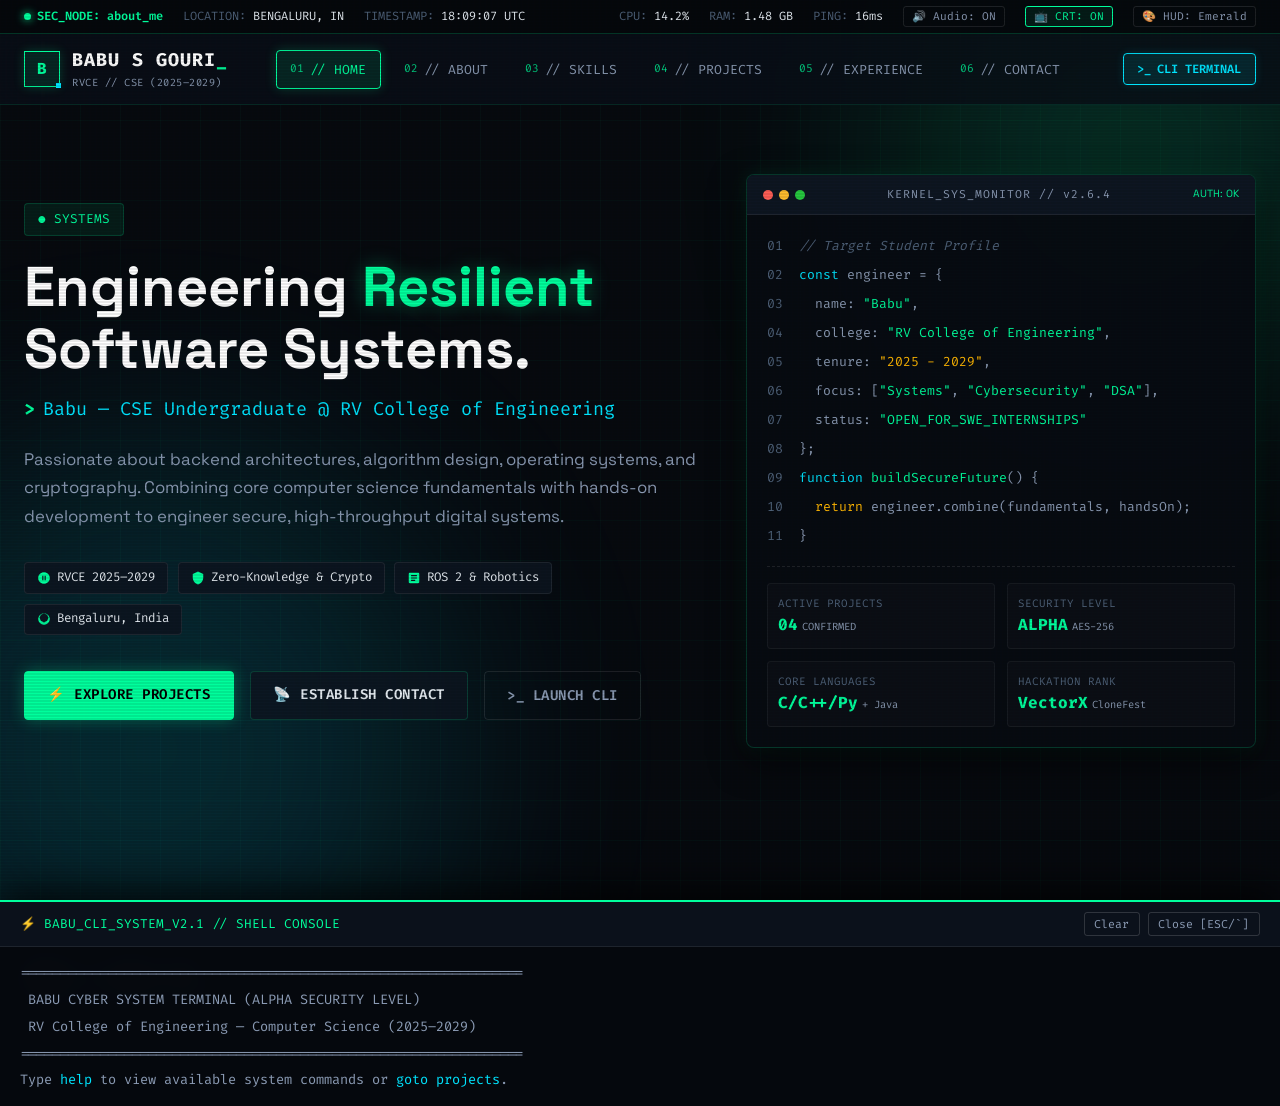
<file: index.html>
<!DOCTYPE html>
<html lang="en">

<head>
  <meta charset="UTF-8">
  <meta name="viewport" content="width=device-width, initial-scale=1.0">
  <title>Babu // Systems & Security Software Engineer</title>
  <meta name="description"
    content="Portfolio of Babu — Computer Science and Engineering student at RV College of Engineering. Focused on Systems Engineering, Backend Development, and Cybersecurity.">
  <link rel="stylesheet" href="css/style.css">
  <link rel="icon"
    href="data:image/svg+xml,<svg xmlns=%22http://www.w3.org/2000/svg%22 viewBox=%220%22><text y=%2226%22 font-size=%2226%22>⚡</text></svg>">
</head>

<body>

  <!-- Ambient Grids & Glows -->
  <div class="cyber-grid-bg"></div>
  <div class="ambient-glow ambient-glow-1"></div>
  <div class="ambient-glow ambient-glow-2"></div>
  <div class="scanlines" id="scanlinesOverlay"></div>

  <!-- Fullscreen Matrix Canvas Overlay (Toggleable via CLI 'matrix') -->
  <canvas id="matrixCanvas"
    style="position:fixed;top:0;left:0;width:100vw;height:100vh;pointer-events:none;z-index:997;display:none;"></canvas>

  <!-- Telemetry / Status Bar -->
  <header class="telemetry-bar">
    <div class="telemetry-left">
      <span class="status-indicator">SEC_NODE: about_me</span>
      <span class="telemetry-tag">LOCATION: <span>BENGALURU, IN</span></span>
      <span class="telemetry-tag">TIMESTAMP: <span id="utcClock">--:--:-- UTC</span></span>
    </div>
    <div class="telemetry-right">
      <span class="telemetry-tag">CPU: <span id="cpuMetric">14.2%</span></span>
      <span class="telemetry-tag">RAM: <span id="ramMetric">1.48 GB</span></span>
      <span class="telemetry-tag">PING: <span id="pingMetric">16ms</span></span>
      <button class="tele-btn" id="audioToggleBtn" title="Toggle Synthesized Audio FX">🔊 Audio: ON</button>
      <button class="tele-btn active" id="scanlineToggleBtn" title="Toggle Scanline Simulation">📺 CRT: ON</button>
      <button class="tele-btn" id="themeToggleBtn" title="Cycle Color Mode">🎨 HUD: Emerald</button>
    </div>
  </header>

  <!-- Navigation Bar -->
  <nav class="cyber-nav">
    <div class="nav-container">
      <a href="#home" class="logo-area" data-view="home">
        <div class="logo-box">B</div>
        <div class="logo-text">
          <div class="logo-title">BABU S GOURI<span class="cursor">_</span></div>
          <div class="logo-sub">RVCE // CSE (2025–2029)</div>
        </div>
      </a>

      <ul class="nav-menu" id="navMenu">
        <li><a href="#home" class="nav-link active" data-view="home"><span class="nav-idx">01</span>// HOME</a></li>
        <li><a href="#about" class="nav-link" data-view="about"><span class="nav-idx">02</span>// ABOUT</a></li>
        <li><a href="#skills" class="nav-link" data-view="skills"><span class="nav-idx">03</span>// SKILLS</a></li>
        <li><a href="#projects" class="nav-link" data-view="projects"><span class="nav-idx">04</span>// PROJECTS</a>
        </li>
        <li><a href="#experience" class="nav-link" data-view="experience"><span class="nav-idx">05</span>//
            EXPERIENCE</a></li>
        <li><a href="#contact" class="nav-link" data-view="contact"><span class="nav-idx">06</span>// CONTACT</a></li>
      </ul>

      <div class="nav-actions">
        <button class="terminal-toggle-btn" id="terminalToggleBtn" title="Open Interactive Hacker CLI (Key: ~)">
          <span>&gt;_</span> CLI TERMINAL
        </button>
        <button class="mobile-menu-btn" id="mobileMenuBtn" aria-label="Toggle Navigation">☰</button>
      </div>
    </div>
  </nav>

  <!-- Main Viewports -->
  <main class="main-wrapper">

    <!-- ==================== VIEW 1: HOME / HERO ==================== -->
    <section class="view-section active" id="view-home">
      <div class="hero-grid">
        <div class="hero-content">
          <div class="hero-tagline">
            <span>●</span> SYSTEMS
          </div>
          <h1 class="hero-title">
            Engineering <span class="name-highlight">Resilient</span> Software Systems.
          </h1>
          <div class="hero-subtitle">
            Babu — CSE Undergraduate @ RV College of Engineering
          </div>
          <p class="hero-bio">
            Passionate about backend architectures, algorithm design, operating systems, and cryptography.
            Combining core computer science fundamentals with hands-on development to engineer secure, high-throughput
            digital systems.
          </p>

          <div class="hero-badges">
            <div class="hero-badge">
              <svg width="14" height="14" fill="currentColor" viewBox="0 0 24 24">
                <path
                  d="M12 2C6.48 2 2 6.48 2 12s4.48 10 10 10 10-4.48 10-10S17.52 2 12 2zm-1 14H9V8h2v8zm4 0h-2V8h2v8z" />
              </svg>
              RVCE 2025–2029
            </div>
            <div class="hero-badge">
              <svg width="14" height="14" fill="currentColor" viewBox="0 0 24 24">
                <path d="M12 1L3 5v6c0 5.55 3.84 10.74 9 12 5.16-1.26 9-6.45 9-12V5l-9-4z" />
              </svg>
              Zero-Knowledge & Crypto
            </div>
            <div class="hero-badge">
              <svg width="14" height="14" fill="currentColor" viewBox="0 0 24 24">
                <path
                  d="M19 3H5c-1.1 0-2 .9-2 2v14c0 1.1.9 2 2 2h14c1.1 0 2-.9 2-2V5c0-1.1-.9-2-2-2zm-5 14H7v-2h7v2zm3-4H7v-2h10v2zm0-4H7V7h10v2z" />
              </svg>
              ROS 2 & Robotics
            </div>
            <div class="hero-badge">
              <svg width="14" height="14" fill="currentColor" viewBox="0 0 24 24">
                <path
                  d="M12 2a10 10 0 1 0 10 10A10 10 0 0 0 12 2zm1 14.93V17a1 1 0 0 1-2 0v-.07A7 7 0 0 1 5.07 11H5a1 1 0 0 1 0-2h.07A7 7 0 0 1 11 3.07V3a1 1 0 0 1 2 0v.07A7 7 0 0 1 18.93 9H19a1 1 0 0 1 0 2h-.07A7 7 0 0 1 13 16.93z" />
              </svg>
              Bengaluru, India
            </div>
          </div>

          <div class="hero-cta">
            <a href="#projects" class="cyber-btn cyber-btn-primary nav-action-route" data-view="projects">
              ⚡ EXPLORE PROJECTS
            </a>
            <a href="#contact" class="cyber-btn cyber-btn-secondary nav-action-route" data-view="contact">
              📡 ESTABLISH CONTACT
            </a>
            <button class="cyber-btn cyber-btn-ghost" onclick="window.cyberTerminal.open()">
              &gt;_ LAUNCH CLI
            </button>
          </div>
        </div>

        <!-- Right Side: Telemetry Terminal Display -->
        <div class="hero-telemetry-box">
          <div class="telemetry-box-head">
            <div class="window-dots">
              <div class="window-dot dot-red"></div>
              <div class="window-dot dot-yellow"></div>
              <div class="window-dot dot-green"></div>
            </div>
            <div class="box-title">KERNEL_SYS_MONITOR // v2.6.4</div>
            <div style="font-size:0.65rem; color:var(--accent-green);">AUTH: OK</div>
          </div>
          <div class="telemetry-box-body">
            <div class="code-stream">
              <div class="code-line">
                <span class="line-num">01</span>
                <span class="line-content"><span class="comment">// Target Student Profile</span></span>
              </div>
              <div class="code-line">
                <span class="line-num">02</span>
                <span class="line-content"><span class="key">const</span> engineer = {</span>
              </div>
              <div class="code-line">
                <span class="line-num">03</span>
                <span class="line-content">&nbsp;&nbsp;name: <span class="str">"Babu"</span>,</span>
              </div>
              <div class="code-line">
                <span class="line-num">04</span>
                <span class="line-content">&nbsp;&nbsp;college: <span class="str">"RV College of
                    Engineering"</span>,</span>
              </div>
              <div class="code-line">
                <span class="line-num">05</span>
                <span class="line-content">&nbsp;&nbsp;tenure: <span class="val">"2025 - 2029"</span>,</span>
              </div>
              <div class="code-line">
                <span class="line-num">06</span>
                <span class="line-content">&nbsp;&nbsp;focus: [<span class="str">"Systems"</span>, <span
                    class="str">"Cybersecurity"</span>, <span class="str">"DSA"</span>],</span>
              </div>
              <div class="code-line">
                <span class="line-num">07</span>
                <span class="line-content">&nbsp;&nbsp;status: <span
                    class="str">"OPEN_FOR_SWE_INTERNSHIPS"</span></span>
              </div>
              <div class="code-line">
                <span class="line-num">08</span>
                <span class="line-content">};</span>
              </div>
              <div class="code-line">
                <span class="line-num">09</span>
                <span class="line-content"><span class="key">function</span> <span
                    class="str">buildSecureFuture</span>() {</span>
              </div>
              <div class="code-line">
                <span class="line-num">10</span>
                <span class="line-content">&nbsp;&nbsp;<span class="val">return</span> engineer.combine(fundamentals,
                  handsOn);</span>
              </div>
              <div class="code-line">
                <span class="line-num">11</span>
                <span class="line-content">}</span>
              </div>
            </div>

            <div class="live-metrics-grid">
              <div class="metric-cell">
                <div class="metric-name">Active Projects</div>
                <div class="metric-value">04 <small>CONFIRMED</small></div>
              </div>
              <div class="metric-cell">
                <div class="metric-name">Security Level</div>
                <div class="metric-value">ALPHA <small>AES-256</small></div>
              </div>
              <div class="metric-cell">
                <div class="metric-name">Core Languages</div>
                <div class="metric-value">C/C++/Py <small>+ Java</small></div>
              </div>
              <div class="metric-cell">
                <div class="metric-name">Hackathon Rank</div>
                <div class="metric-value">VectorX <small>CloneFest</small></div>
              </div>
            </div>
          </div>
        </div>
      </div>
    </section>


    <!-- ==================== VIEW 2: ABOUT ==================== -->
    <section class="view-section" id="view-about">
      <div class="section-header">
        <div class="section-pretitle">02 // PROFILE SPECIFICATIONS</div>
        <h2 class="section-title">About the Engineer</h2>
        <p class="section-desc">Academic background, engineering philosophy, and technical motivations.</p>
      </div>

      <div class="about-grid">
        <div class="cyber-card">
          <div class="card-corner card-corner-tl"></div>
          <div class="card-corner card-corner-br"></div>

          <div class="about-narrative">
            <p>
              I am a <strong>Computer Science and Engineering</strong> student at <strong>RV College of Engineering
                (2025–2029)</strong>, passionate about software development, systems engineering, and cybersecurity.
            </p>
            <p>
              I enjoy building practical applications, understanding how software works internally, and solving complex
              problems through high-performance code. My interests lie at the intersection of backend architectures,
              data structures and algorithms, secure application design, operating systems, and robotics.
            </p>
            <p>
              My goal is to become a strong, versatile software engineer by combining solid computer science
              fundamentals with vigorous hands-on project development.
            </p>

            <div class="cyber-callout">
              &gt; "Understanding software from memory layout to network sockets is the only way to build systems that
              don't break under pressure."
            </div>
          </div>
        </div>

        <div class="about-specs">
          <div class="cyber-card">
            <h3 style="font-family:var(--font-mono); font-size:1rem; color:var(--accent-green); margin-bottom:1rem;">
              SYSTEM_METADATA.JSON
            </h3>
            <div class="spec-list">
              <div class="spec-item">
                <span class="spec-key"><span>🏛</span> Institution:</span>
                <span class="spec-val">RV College of Engg.</span>
              </div>
              <div class="spec-item">
                <span class="spec-key"><span>🎓</span> Degree:</span>
                <span class="spec-val">B.E. in CSE</span>
              </div>
              <div class="spec-item">
                <span class="spec-key"><span>📅</span> Graduation:</span>
                <span class="spec-val">2029 Batch</span>
              </div>
              <div class="spec-item">
                <span class="spec-key"><span>📍</span> Node Location:</span>
                <span class="spec-val">Bengaluru, India</span>
              </div>
              <div class="spec-item">
                <span class="spec-key"><span>🔐</span> Domain Interest:</span>
                <span class="spec-val">Security & Systems</span>
              </div>
              <div class="spec-item">
                <span class="spec-key"><span>⚡</span> Availability:</span>
                <span class="spec-val" style="color:var(--accent-green);">Internships / Collabs</span>
              </div>
            </div>
          </div>

          <div class="cyber-card" style="background:rgba(0, 229, 255, 0.04); border-color:var(--border-cyan);">
            <div
              style="font-family:var(--font-mono); font-size:0.85rem; color:var(--accent-cyan); font-weight:600; margin-bottom:0.4rem;">
              CORE STACK HIGHLIGHTS
            </div>
            <p style="font-size:0.85rem; color:var(--text-secondary); line-height:1.5;">
              C/C++ for low-level performance, Python & FastAPI for rapid backend APIs, JavaFX for algorithmic
              visualization, and ROS 2 for robotics automation.
            </p>
          </div>
        </div>
      </div>
    </section>


    <!-- ==================== VIEW 3: SKILLS ==================== -->
    <section class="view-section" id="view-skills">
      <div class="section-header">
        <div class="section-pretitle">03 // CAPABILITIES INVENTORY</div>
        <h2 class="section-title">Technical Skill Matrix</h2>
        <p class="section-desc">Languages, development frameworks, core computer science pillars, and engineering
          interests.</p>
      </div>

      <div class="skills-filter-bar">
        <button class="filter-btn active" data-filter="all">ALL CAPABILITIES</button>
        <button class="filter-btn" data-filter="languages">LANGUAGES</button>
        <button class="filter-btn" data-filter="frameworks">FRAMEWORKS & TOOLS</button>
        <button class="filter-btn" data-filter="cs-core">CORE COMPUTER SCIENCE</button>
        <button class="filter-btn" data-filter="interests">SPECIALIZED INTERESTS</button>
      </div>

      <div class="skills-bento-grid">
        <!-- 1. Languages -->
        <div class="cyber-card skill-category-card" data-category="languages">
          <div class="card-corner card-corner-tl"></div>
          <div class="card-corner card-corner-br"></div>
          <div class="skill-cat-head">
            <div class="skill-icon">⌨</div>
            <div>
              <div class="skill-cat-title">Programming Languages</div>
              <div style="font-size:0.75rem; color:var(--text-muted); font-family:var(--font-mono);">Compiled &
                Interpreted</div>
            </div>
          </div>
          <div class="skill-chips">
            <span class="skill-chip">C</span>
            <span class="skill-chip">C++</span>
            <span class="skill-chip">Python</span>
            <span class="skill-chip">Java</span>
            <span class="skill-chip">JavaScript</span>
          </div>
        </div>

        <!-- 2. Frameworks & Technologies -->
        <div class="cyber-card skill-category-card" data-category="frameworks">
          <div class="card-corner card-corner-tl"></div>
          <div class="card-corner card-corner-br"></div>
          <div class="skill-cat-head">
            <div class="skill-icon cyan">⚡</div>
            <div>
              <div class="skill-cat-title">Frameworks & Technologies</div>
              <div style="font-size:0.75rem; color:var(--text-muted); font-family:var(--font-mono);">Backend, UI, Devops
                & Tooling</div>
            </div>
          </div>
          <div class="skill-chips">
            <span class="skill-chip">FastAPI</span>
            <span class="skill-chip">JavaFX</span>
            <span class="skill-chip">SQLite</span>
            <span class="skill-chip">PostgreSQL</span>
            <span class="skill-chip">Vite</span>
            <span class="skill-chip">Git & GitHub</span>
            <span class="skill-chip">Linux</span>
            <span class="skill-chip">Docker</span>
            <span class="skill-chip">ROS 2</span>
          </div>
        </div>

        <!-- 3. Core Computer Science -->
        <div class="cyber-card skill-category-card" data-category="cs-core">
          <div class="card-corner card-corner-tl"></div>
          <div class="card-corner card-corner-br"></div>
          <div class="skill-cat-head">
            <div class="skill-icon amber">🧠</div>
            <div>
              <div class="skill-cat-title">Core Computer Science</div>
              <div style="font-size:0.75rem; color:var(--text-muted); font-family:var(--font-mono);">Theoretical &
                Architectural Foundations</div>
            </div>
          </div>
          <div class="skill-chips">
            <span class="skill-chip">Data Structures & Algorithms</span>
            <span class="skill-chip">Object-Oriented Programming</span>
            <span class="skill-chip">Operating Systems</span>
            <span class="skill-chip">Database Management Systems</span>
            <span class="skill-chip">Computer Networks</span>
            <span class="skill-chip">Cybersecurity Fundamentals</span>
            <span class="skill-chip">Software Architecture</span>
          </div>
        </div>

        <!-- 4. Specialized Interests -->
        <div class="cyber-card skill-category-card" data-category="interests">
          <div class="card-corner card-corner-tl"></div>
          <div class="card-corner card-corner-br"></div>
          <div class="skill-cat-head">
            <div class="skill-icon purple">🎯</div>
            <div>
              <div class="skill-cat-title">Specialized Interests</div>
              <div style="font-size:0.75rem; color:var(--text-muted); font-family:var(--font-mono);">Applied Research &
                Exploration</div>
            </div>
          </div>
          <div class="skill-chips">
            <span class="skill-chip">Machine Learning</span>
            <span class="skill-chip">Robotics & Embedded Systems</span>
            <span class="skill-chip">Reverse Engineering</span>
            <span class="skill-chip">Secure Software Development</span>
          </div>
        </div>
      </div>
    </section>


    <!-- ==================== VIEW 4: PROJECTS ==================== -->
    <section class="view-section" id="view-projects">
      <div class="section-header">
        <div class="section-pretitle">04 // CODE REPOSITORIES</div>
        <h2 class="section-title">Engineered Projects</h2>
        <p class="section-desc">Production prototypes and security architectures built with modern software stacks.</p>
      </div>

      <div class="projects-grid">

        <!-- Project 1: VaultDrop -->
        <div class="cyber-card project-card">
          <div class="card-corner card-corner-tl"></div>
          <div class="card-corner card-corner-br"></div>
          <div>
            <div class="project-head">
              <div class="project-title">1. VaultDrop</div>
              <span class="project-status status-deployed">CONFIRMED // SECURE</span>
            </div>
            <div class="project-subtitle">Secure Information-Sharing Platform</div>
            <p class="project-summary">
              A security-focused information-sharing platform designed around client-side encryption, access control,
              and zero-knowledge content management.
            </p>
            <ul class="feature-bullets">
              <li>AES-256-GCM client-side cryptographic encryption</li>
              <li>Zero-knowledge-oriented storage architecture</li>
              <li>Secure sharing links and instant access revocation</li>
              <li>Threshold-based secret recovery & tamper-evident audit logging</li>
              <li>WebAuthn/FIDO2 authentication concepts</li>
            </ul>
            <div class="tech-stack-tags">
              <span class="tech-tag">Go</span>
              <span class="tech-tag">Vite</span>
              <span class="tech-tag">PostgreSQL</span>
              <span class="tech-tag">MinIO</span>
              <span class="tech-tag">Web Crypto API</span>
            </div>
          </div>
          <div class="project-actions">
            <a href="https://github.com/Babu556-tech/VaultDrop" target="_blank" rel="noopener noreferrer"
              class="repo-link">
              <svg width="14" height="14" fill="currentColor" viewBox="0 0 24 24">
                <path
                  d="M12 0C5.37 0 0 5.37 0 12c0 5.31 3.435 9.795 8.205 11.385.6.105.825-.255.825-.57 0-.285-.015-1.23-.015-2.235-3.015.555-3.795-.735-4.035-1.41-.135-.345-.72-1.41-1.23-1.695-.42-.225-1.02-.78-.015-.795.945-.015 1.62.87 1.845 1.23 1.08 1.815 2.805 1.305 3.495.99.105-.78.42-1.305.765-1.605-2.67-.3-5.46-1.335-5.46-5.925 0-1.305.465-2.385 1.23-3.225-.12-.3-.54-1.53.12-3.18 0 0 1.005-.315 3.3 1.23.96-.27 1.98-.405 3-.405s2.04.135 3 .405c2.295-1.56 3.3-1.23 3.3-1.23.66 1.65.24 2.88.12 3.18.765.84 1.23 1.905 1.23 3.225 0 4.605-2.805 5.625-5.475 5.925.435.375.81 1.095.81 2.22 0 1.605-.015 2.895-.015 3.3 0 .315.225.69.825.57A12.02 12.02 0 0024 12c0-6.63-5.37-12-12-12z" />
              </svg>
              GitHub Repo
            </a>
            <button class="demo-trigger-btn" data-demo="vaultdrop">
              ⚡ Live Crypto Sim
            </button>
          </div>
        </div>

        <!-- Project 2: DSA Visualizer -->
        <div class="cyber-card project-card">
          <div class="card-corner card-corner-tl"></div>
          <div class="card-corner card-corner-br"></div>
          <div>
            <div class="project-head">
              <div class="project-title">2. DSA Visualizer</div>
              <span class="project-status status-prototype">CONFIRMED // JAVA</span>
            </div>
            <div class="project-subtitle">Interactive Algorithm Learning</div>
            <p class="project-summary">
              A JavaFX desktop application engineered to help learners master data structures and algorithms through
              step-by-step visual demonstrations.
            </p>
            <ul class="feature-bullets">
              <li>Array operations & real-time linear search tracing</li>
              <li>Step-by-step animated bubble sort</li>
              <li>Dynamic array insertion and deletion visualization</li>
              <li>String palindrome verification & character frequency counting</li>
              <li>Linked-list structural manipulation concepts</li>
            </ul>
            <div class="tech-stack-tags">
              <span class="tech-tag">Java</span>
              <span class="tech-tag">JavaFX</span>
              <span class="tech-tag">OOP</span>
              <span class="tech-tag">Algorithms</span>
            </div>
          </div>
          <div class="project-actions">
            <a href="https://github.com/Babu556-tech/dsa-visualizer" target="_blank" rel="noopener noreferrer"
              class="repo-link">
              <svg width="14" height="14" fill="currentColor" viewBox="0 0 24 24">
                <path
                  d="M12 0C5.37 0 0 5.37 0 12c0 5.31 3.435 9.795 8.205 11.385.6.105.825-.255.825-.57 0-.285-.015-1.23-.015-2.235-3.015.555-3.795-.735-4.035-1.41-.135-.345-.72-1.41-1.23-1.695-.42-.225-1.02-.78-.015-.795.945-.015 1.62.87 1.845 1.23 1.08 1.815 2.805 1.305 3.495.99.105-.78.42-1.305.765-1.605-2.67-.3-5.46-1.335-5.46-5.925 0-1.305.465-2.385 1.23-3.225-.12-.3-.54-1.53.12-3.18 0 0 1.005-.315 3.3 1.23.96-.27 1.98-.405 3-.405s2.04.135 3 .405c2.295-1.56 3.3-1.23 3.3-1.23.66 1.65.24 2.88.12 3.18.765.84 1.23 1.905 1.23 3.225 0 4.605-2.805 5.625-5.475 5.925.435.375.81 1.095.81 2.22 0 1.605-.015 2.895-.015 3.3 0 .315.225.69.825.57A12.02 12.02 0 0024 12c0-6.63-5.37-12-12-12z" />
              </svg>
              GitHub Repo
            </a>
            <button class="demo-trigger-btn" data-demo="dsa">
              📊 Step Visualizer
            </button>
          </div>
        </div>

        <!-- Project 3: PyChat -->
        <div class="cyber-card project-card">
          <div class="card-corner card-corner-tl"></div>
          <div class="card-corner card-corner-br"></div>
          <div>
            <div class="project-head">
              <div class="project-title">3. PyChat</div>
              <span class="project-status status-dev">PROTOTYPE // BACKEND</span>
            </div>
            <div class="project-subtitle">Real-Time Messaging Application</div>
            <p class="project-summary">
              A personal messaging system project focused on secure user authentication, persistent chat storage, and
              scalable client-server socket communication.
            </p>
            <ul class="feature-bullets">
              <li>User registration, password hashing & JWT authentication</li>
              <li>Persistent message storage with relational queries</li>
              <li>Multi-client synchronized message dispatch</li>
              <li>Historical message scrollback</li>
              <li>Lightweight, accessible web-based user interface</li>
            </ul>
            <div class="tech-stack-tags">
              <span class="tech-tag">Python</span>
              <span class="tech-tag">FastAPI</span>
              <span class="tech-tag">SQLite</span>
              <span class="tech-tag">HTML</span>
              <span class="tech-tag">CSS</span>
              <span class="tech-tag">JavaScript</span>
            </div>
          </div>
          <div class="project-actions">
            <a href="https://github.com/Babu556-tech" target="_blank" rel="noopener noreferrer" class="repo-link">
              <svg width="14" height="14" fill="currentColor" viewBox="0 0 24 24">
                <path
                  d="M12 0C5.37 0 0 5.37 0 12c0 5.31 3.435 9.795 8.205 11.385.6.105.825-.255.825-.57 0-.285-.015-1.23-.015-2.235-3.015.555-3.795-.735-4.035-1.41-.135-.345-.72-1.41-1.23-1.695-.42-.225-1.02-.78-.015-.795.945-.015 1.62.87 1.845 1.23 1.08 1.815 2.805 1.305 3.495.99.105-.78.42-1.305.765-1.605-2.67-.3-5.46-1.335-5.46-5.925 0-1.305.465-2.385 1.23-3.225-.12-.3-.54-1.53.12-3.18 0 0 1.005-.315 3.3 1.23.96-.27 1.98-.405 3-.405s2.04.135 3 .405c2.295-1.56 3.3-1.23 3.3-1.23.66 1.65.24 2.88.12 3.18.765.84 1.23 1.905 1.23 3.225 0 4.605-2.805 5.625-5.475 5.925.435.375.81 1.095.81 2.22 0 1.605-.015 2.895-.015 3.3 0 .315.225.69.825.57A12.02 12.02 0 0024 12c0-6.63-5.37-12-12-12z" />
              </svg>
              GitHub (Publish Pending)
            </a>
            <button class="demo-trigger-btn" data-demo="pychat">
              💬 Socket Sim
            </button>
          </div>
        </div>

        <!-- Project 4: Bangalore Eco-Route Suggester -->
        <div class="cyber-card project-card">
          <div class="card-corner card-corner-tl"></div>
          <div class="card-corner card-corner-br"></div>
          <div>
            <div class="project-head">
              <div class="project-title">4. Eco-Route Suggester</div>
              <span class="project-status status-prototype">ACADEMIC // ML</span>
            </div>
            <div class="project-subtitle">Bangalore Traffic Pollution Modeling</div>
            <p class="project-summary">
              An academic prototype analyzing municipal traffic density and air-quality index metrics to recommend
              environmentally conscious navigation routes.
            </p>
            <ul class="feature-bullets">
              <li>Comprehensive traffic congestion & PM2.5 air-quality analysis</li>
              <li>Random Forest predictive modeling for emission exposure</li>
              <li>K-Means clustering of high-pollution transit corridors</li>
              <li>Offline interactive route comparison dashboard</li>
            </ul>
            <div class="tech-stack-tags">
              <span class="tech-tag">Python</span>
              <span class="tech-tag">Scikit-learn</span>
              <span class="tech-tag">Streamlit</span>
              <span class="tech-tag">Pandas</span>
            </div>
          </div>
          <div class="project-actions">
            <a href="https://github.com/Babu556-tech" target="_blank" rel="noopener noreferrer" class="repo-link">
              <svg width="14" height="14" fill="currentColor" viewBox="0 0 24 24">
                <path
                  d="M12 0C5.37 0 0 5.37 0 12c0 5.31 3.435 9.795 8.205 11.385.6.105.825-.255.825-.57 0-.285-.015-1.23-.015-2.235-3.015.555-3.795-.735-4.035-1.41-.135-.345-.72-1.41-1.23-1.695-.42-.225-1.02-.78-.015-.795.945-.015 1.62.87 1.845 1.23 1.08 1.815 2.805 1.305 3.495.99.105-.78.42-1.305.765-1.605-2.67-.3-5.46-1.335-5.46-5.925 0-1.305.465-2.385 1.23-3.225-.12-.3-.54-1.53.12-3.18 0 0 1.005-.315 3.3 1.23.96-.27 1.98-.405 3-.405s2.04.135 3 .405c2.295-1.56 3.3-1.23 3.3-1.23.66 1.65.24 2.88.12 3.18.765.84 1.23 1.905 1.23 3.225 0 4.605-2.805 5.625-5.475 5.925.435.375.81 1.095.81 2.22 0 1.605-.015 2.895-.015 3.3 0 .315.225.69.825.57A12.02 12.02 0 0024 12c0-6.63-5.37-12-12-12z" />
              </svg>
              GitHub (Confirmation Pending)
            </a>
            <button class="demo-trigger-btn" data-demo="ecoroute">
              🌿 Path Calculator
            </button>
          </div>
        </div>

      </div>
    </section>


    <!-- ==================== VIEW 5: EXPERIENCE ==================== -->
    <section class="view-section" id="view-experience">
      <div class="section-header">
        <div class="section-pretitle">05 // LOG ENTRIES</div>
        <h2 class="section-title">Experience & Field Operations</h2>
        <p class="section-desc">Hackathon deployments, robotics investigations, and academic research initiatives.</p>
      </div>

      <div class="timeline">

        <!-- Entry 1 -->
        <div class="timeline-item">
          <div class="timeline-node"></div>
          <div class="timeline-date">
            <span>●</span> RVCE HACKATHON ECOSYSTEM // CLONEFEST 2.0
          </div>
          <div class="cyber-card">
            <div class="timeline-title">Coding Club & Hackathon Participation</div>
            <div class="timeline-org">RV College of Engineering — Team VectorX</div>
            <div class="timeline-body">
              Active contributor in the RVCE coding-club community, collaborating in high-tempo competitive hackathons:
              <ul>
                <li>Participated in <strong>CloneFest 2.0</strong> with engineering squad <strong>VectorX</strong>.</li>
                <li>Collaborated on <strong>VaultDrop</strong>, focusing on zero-knowledge encryption architecture and
                  secure content distribution.</li>
                <li>Investigated software resilience, secure access recovery protocols, and clean API design under
                  hackathon constraints.</li>
              </ul>
            </div>
          </div>
        </div>

        <!-- Entry 2 -->
        <div class="timeline-item">
          <div class="timeline-node"></div>
          <div class="timeline-date">
            <span>●</span> EMBEDDED HARDWARE & KINEMATICS // 2025+
          </div>
          <div class="cyber-card">
            <div class="timeline-title">Robotics and Embedded Systems Exploration</div>
            <div class="timeline-org">Technical Projects and Hands-On Labs</div>
            <div class="timeline-body">
              Applied control systems and robotics software development:
              <ul>
                <li>Engineered line-following robots utilizing IR sensor arrays, motor drivers, and <strong>PID-based
                    control algorithms</strong>.</li>
                <li>Prototyped sensor-driven electronics projects featuring ultrasonic distance sensors, servos, and
                  signal detection circuits.</li>
                <li>Explored <strong>ROS 2 (Robot Operating System)</strong> and modern C++ for modular robotics node
                  communication.</li>
              </ul>
            </div>
          </div>
        </div>

        <!-- Entry 3 -->
        <div class="timeline-item">
          <div class="timeline-node"></div>
          <div class="timeline-date">
            <span>●</span> ACADEMIC RESEARCH & COLLABORATIVE LABS
          </div>
          <div class="cyber-card">
            <div class="timeline-title">Academic and Team Projects</div>
            <div class="timeline-org">RVCE Design Thinking & Static Analysis Investigations</div>
            <div class="timeline-body">
              Multi-disciplinary academic initiatives addressing user accessibility and compiler tooling:
              <ul>
                <li>Conducted a healthcare accessibility design-thinking study informed by <strong>56 empirical survey
                    responses</strong>.</li>
                <li>Explored compiler diagnostics and static analysis mechanisms via the <strong>Compiler Error
                    Assistant</strong> project.</li>
                <li>Developed concepts for automated food-label information validation and dietary transparency via
                  <strong>LabelLens</strong>.</li>
              </ul>
            </div>
          </div>
        </div>

      </div>
    </section>


    <!-- ==================== VIEW 6: CONTACT ==================== -->
    <section class="view-section" id="view-contact">
      <div class="section-header">
        <div class="section-pretitle">06 // SECURE UPLINK</div>
        <h2 class="section-title">Establish Transmission</h2>
        <p class="section-desc">Connect for software engineering internships, open-source projects, and technical
          discussions.</p>
      </div>

      <div class="contact-grid">

        <!-- Left: Verified Contact Nodes -->
        <div class="contact-info-panel">

          <div class="contact-card-item">
            <div class="contact-item-left">
              <div class="contact-icon-box">👤</div>
              <div>
                <div class="contact-label">Full Name</div>
                <div class="contact-value">Babu</div>
              </div>
            </div>
            <span style="font-family:var(--font-mono); font-size:0.75rem; color:var(--accent-green);">VERIFIED_ID</span>
          </div>

          <div class="contact-card-item">
            <div class="contact-item-left">
              <div class="contact-icon-box">
                <svg width="18" height="18" fill="currentColor" viewBox="0 0 24 24">
                  <path
                    d="M12 0C5.37 0 0 5.37 0 12c0 5.31 3.435 9.795 8.205 11.385.6.105.825-.255.825-.57 0-.285-.015-1.23-.015-2.235-3.015.555-3.795-.735-4.035-1.41-.135-.345-.72-1.41-1.23-1.695-.42-.225-1.02-.78-.015-.795.945-.015 1.62.87 1.845 1.23 1.08 1.815 2.805 1.305 3.495.99.105-.78.42-1.305.765-1.605-2.67-.3-5.46-1.335-5.46-5.925 0-1.305.465-2.385 1.23-3.225-.12-.3-.54-1.53.12-3.18 0 0 1.005-.315 3.3 1.23.96-.27 1.98-.405 3-.405s2.04.135 3 .405c2.295-1.56 3.3-1.23 3.3-1.23.66 1.65.24 2.88.12 3.18.765.84 1.23 1.905 1.23 3.225 0 4.605-2.805 5.625-5.475 5.925.435.375.81 1.095.81 2.22 0 1.605-.015 2.895-.015 3.3 0 .315.225.69.825.57A12.02 12.02 0 0024 12c0-6.63-5.37-12-12-12z" />
                </svg>
              </div>
              <div>
                <div class="contact-label">GitHub Repository</div>
                <div class="contact-value">github.com/Babu556-tech</div>
              </div>
            </div>
            <a href="https://github.com/Babu556-tech" target="_blank" rel="noopener noreferrer"
              class="cyber-btn cyber-btn-ghost" style="padding:0.35rem 0.65rem; font-size:0.75rem;">
              ↗ Visit
            </a>
          </div>

          <div class="contact-card-item">
            <div class="contact-item-left">
              <div class="contact-icon-box">📍</div>
              <div>
                <div class="contact-label">Base Location</div>
                <div class="contact-value">Bengaluru, Karnataka, India</div>
              </div>
            </div>
            <button class="copy-btn" data-copy="Bengaluru, India">Copy</button>
          </div>

          <div class="contact-card-item">
            <div class="contact-item-left">
              <div class="contact-icon-box">💼</div>
              <div>
                <div class="contact-label">Professional Network</div>
                <div class="contact-value">LinkedIn Profile</div>
              </div>
            </div>
            <a href="https://www.linkedin.com" target="_blank" rel="noopener noreferrer"
              class="cyber-btn cyber-btn-ghost" style="padding:0.35rem 0.65rem; font-size:0.75rem;">
              Connect
            </a>
          </div>

          <div class="status-badge-open">
            <h4><span>⚡</span> CURRENT AVAILABILITY</h4>
            <p>
              Actively seeking <strong>Software Engineering Internships</strong>, systems engineering roles, and
              open-source contributions. Ready to learn, build, and deploy.
            </p>
          </div>

        </div>

        <!-- Right: Encrypted Transmission Form -->
        <div class="cyber-card">
          <div class="card-corner card-corner-tl"></div>
          <div class="card-corner card-corner-br"></div>
          <h3
            style="font-family:var(--font-mono); font-size:1.15rem; color:var(--text-highlight); margin-bottom:0.25rem;">
            Send Encrypted Dispatch
          </h3>
          <p style="font-size:0.85rem; color:var(--text-secondary); margin-bottom:1.5rem;">
            Transmissions are formatted with client-side verification and integrity checksums.
          </p>

          <form id="transmissionForm" class="transmission-form">
            <div class="form-group">
              <label class="form-label" for="contactName">Sender Identity / Name <span>[Required]</span></label>
              <input type="text" id="contactName" placeholder="e.g. Recruiter / Collaborator" class="cyber-input"
                required>
            </div>

            <div class="form-group">
              <label class="form-label" for="contactEmail">Return Transmission Endpoint (Email)
                <span>[Required]</span></label>
              <input type="email" id="contactEmail" placeholder="your.name@company.com" class="cyber-input" required>
            </div>

            <div class="form-group">
              <label class="form-label" for="contactMessage">Encrypted Payload Content <span>[Payload]</span></label>
              <textarea id="contactMessage" placeholder="Detail opportunity, internship specs, or technical inquiry..."
                class="cyber-textarea" required></textarea>
            </div>

            <button type="submit" id="btnSubmitTransmission" class="cyber-btn cyber-btn-primary"
              style="justify-content:center; padding:0.85rem;">
              ⚡ DISPATCH SECURE TRANSMISSION
            </button>
          </form>
        </div>

      </div>
    </section>

  </main>

  <!-- Interactive Terminal Drawer (Quake Style, press ~ or click CLI Terminal) -->
  <aside class="terminal-drawer" id="terminalDrawer">
    <div class="terminal-header">
      <div class="term-title">
        <span>⚡</span> BABU_CLI_SYSTEM_V2.1 // SHELL CONSOLE
      </div>
      <div class="term-actions">
        <button class="term-btn" id="termClearBtn">Clear</button>
        <button class="term-btn" id="termCloseBtn">Close [ESC/`]</button>
      </div>
    </div>
    <div class="terminal-screen" id="terminalScreen">
      <div class="term-output green">===============================================================</div>
      <div class="term-output green"> BABU CYBER SYSTEM TERMINAL (ALPHA SECURITY LEVEL)</div>
      <div class="term-output green"> RV College of Engineering — Computer Science (2025–2029)</div>
      <div class="term-output green">===============================================================</div>
      <div class="term-output">Type <span class="cyan">help</span> to view available system commands or <span
          class="cyan">goto projects</span>.</div>
    </div>
    <div class="terminal-prompt-line">
      <span class="prompt-sym">&gt;</span>
      <span class="prompt-user">babu-node:~$</span>
      <input type="text" id="terminalInput" class="terminal-input"
        placeholder="Type a command (try 'help', 'about', 'skills', 'projects', 'theme')..." autocomplete="off"
        spellcheck="false">
    </div>
  </aside>

  <!-- Interactive Project Demo Modal -->
  <div class="modal-overlay" id="demoModal">
    <div class="modal-window">
      <div class="modal-header">
        <div class="modal-title" id="modalTitle">Project Demonstration</div>
        <button class="modal-close-btn" id="modalCloseBtn">&times;</button>
      </div>
      <div class="modal-body" id="modalBody">
        <!-- Injected via JavaScript -->
      </div>
    </div>
  </div>

  <!-- Page Footer -->
  <footer class="cyber-footer">
    <div class="footer-container">
      <div class="footer-top">
        <div>
          <div style="font-family:var(--font-mono); font-weight:700; color:var(--text-highlight); font-size:1.1rem;">
            BABU // RVCE CSE
          </div>
          <div style="font-size:0.8rem; color:var(--text-secondary); margin-top:2px;">
            Software Development • Systems Engineering • Cybersecurity
          </div>
        </div>
        <div style="display:flex; gap:1.25rem; font-family:var(--font-mono); font-size:0.8rem;">
          <a href="#about" class="nav-action-route" data-view="about"
            style="color:var(--text-secondary); text-decoration:none;">About</a>
          <a href="#skills" class="nav-action-route" data-view="skills"
            style="color:var(--text-secondary); text-decoration:none;">Skills</a>
          <a href="#projects" class="nav-action-route" data-view="projects"
            style="color:var(--text-secondary); text-decoration:none;">Projects</a>
          <a href="#contact" class="nav-action-route" data-view="contact"
            style="color:var(--text-secondary); text-decoration:none;">Contact</a>
        </div>
      </div>
      <div class="footer-bottom">
        <div>System Node: RVCE-BLR-01 // Built with Vanilla CSS, Clean HTML & Web Audio API</div>
        <div>GitHub: <a href="https://github.com/Babu556-tech" target="_blank" rel="noopener noreferrer"
            style="color:var(--accent-green); text-decoration:none;">@Babu556-tech</a></div>
      </div>
    </div>
  </footer>

  <!-- Scripts -->
  <script src="js/audio.js"></script>
  <script src="js/terminal.js"></script>
  <script src="js/app.js"></script>
</body>

</html>
</file>
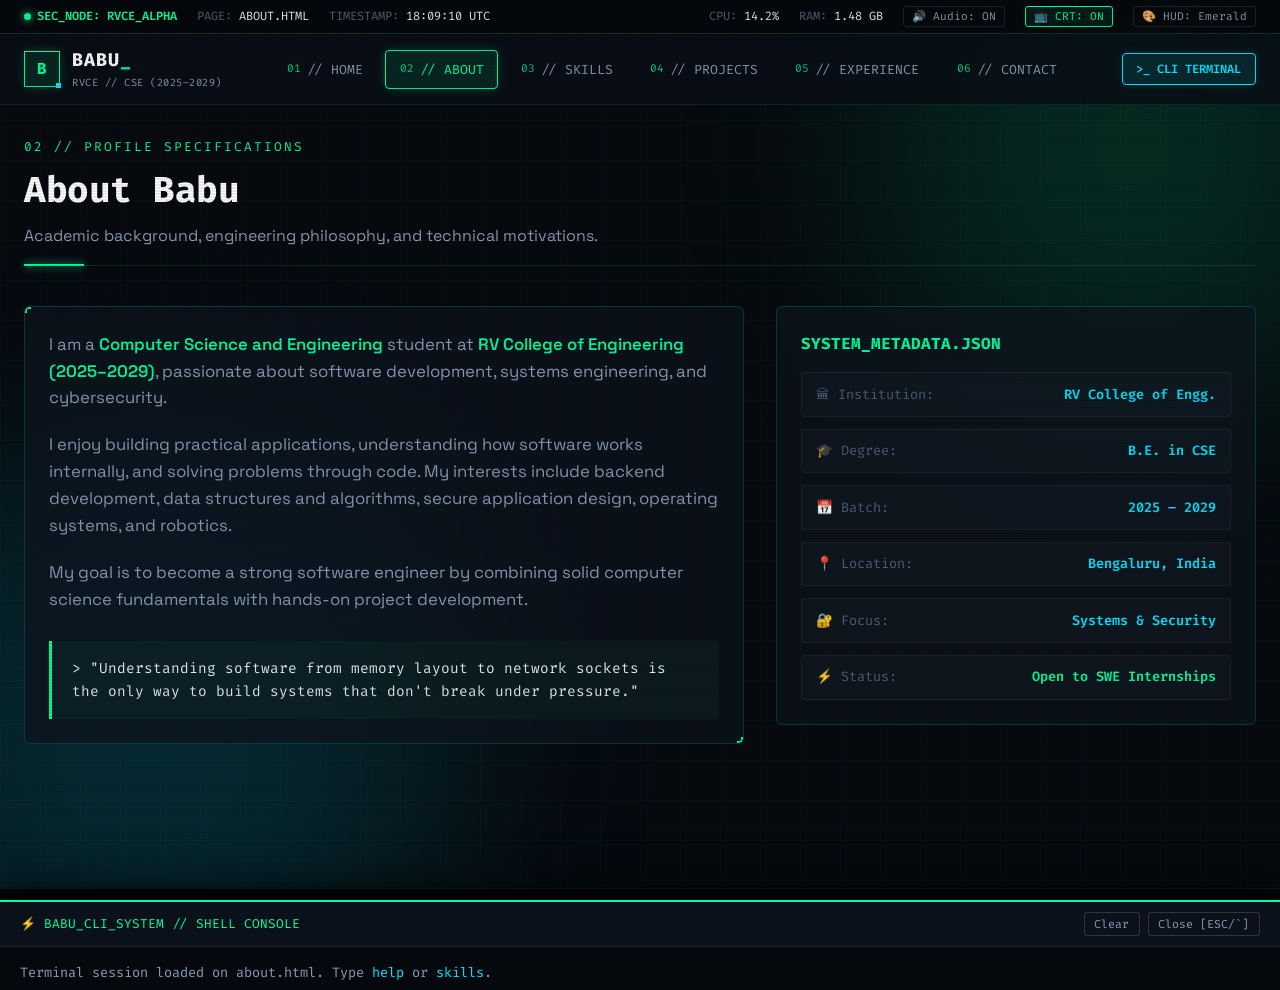
<file: about.html>
<!DOCTYPE html>
<html lang="en">
<head>
  <meta charset="UTF-8">
  <meta name="viewport" content="width=device-width, initial-scale=1.0">
  <title>About // Babu - Systems & Security Software Engineer</title>
  <meta name="description" content="About Babu — Computer Science and Engineering student at RV College of Engineering.">
  <link rel="stylesheet" href="css/style.css">
</head>
<body data-default-view="about">
  <div class="cyber-grid-bg"></div>
  <div class="ambient-glow ambient-glow-1"></div>
  <div class="ambient-glow ambient-glow-2"></div>
  <div class="scanlines" id="scanlinesOverlay"></div>
  <canvas id="matrixCanvas" style="position:fixed;top:0;left:0;width:100vw;height:100vh;pointer-events:none;z-index:997;display:none;"></canvas>

  <header class="telemetry-bar">
    <div class="telemetry-left">
      <span class="status-indicator">SEC_NODE: RVCE_ALPHA</span>
      <span class="telemetry-tag">PAGE: <span>ABOUT.HTML</span></span>
      <span class="telemetry-tag">TIMESTAMP: <span id="utcClock">--:--:-- UTC</span></span>
    </div>
    <div class="telemetry-right">
      <span class="telemetry-tag">CPU: <span id="cpuMetric">14.2%</span></span>
      <span class="telemetry-tag">RAM: <span id="ramMetric">1.48 GB</span></span>
      <button class="tele-btn" id="audioToggleBtn">🔊 Audio: ON</button>
      <button class="tele-btn active" id="scanlineToggleBtn">📺 CRT: ON</button>
      <button class="tele-btn" id="themeToggleBtn">🎨 HUD: Emerald</button>
    </div>
  </header>

  <nav class="cyber-nav">
    <div class="nav-container">
      <a href="index.html#home" class="logo-area">
        <div class="logo-box">B</div>
        <div class="logo-text">
          <div class="logo-title">BABU<span class="cursor">_</span></div>
          <div class="logo-sub">RVCE // CSE (2025–2029)</div>
        </div>
      </a>

      <ul class="nav-menu" id="navMenu">
        <li><a href="index.html#home" class="nav-link"><span class="nav-idx">01</span>// HOME</a></li>
        <li><a href="about.html" class="nav-link active"><span class="nav-idx">02</span>// ABOUT</a></li>
        <li><a href="skills.html" class="nav-link"><span class="nav-idx">03</span>// SKILLS</a></li>
        <li><a href="projects.html" class="nav-link"><span class="nav-idx">04</span>// PROJECTS</a></li>
        <li><a href="experience.html" class="nav-link"><span class="nav-idx">05</span>// EXPERIENCE</a></li>
        <li><a href="contact.html" class="nav-link"><span class="nav-idx">06</span>// CONTACT</a></li>
      </ul>

      <div class="nav-actions">
        <button class="terminal-toggle-btn" id="terminalToggleBtn">&gt;_ CLI TERMINAL</button>
        <button class="mobile-menu-btn" id="mobileMenuBtn">☰</button>
      </div>
    </div>
  </nav>

  <main class="main-wrapper">
    <div class="section-header">
      <div class="section-pretitle">02 // PROFILE SPECIFICATIONS</div>
      <h1 class="section-title">About Babu</h1>
      <p class="section-desc">Academic background, engineering philosophy, and technical motivations.</p>
    </div>

    <div class="about-grid">
      <div class="cyber-card">
        <div class="card-corner card-corner-tl"></div>
        <div class="card-corner card-corner-br"></div>
        <div class="about-narrative">
          <p>
            I am a <strong>Computer Science and Engineering</strong> student at <strong>RV College of Engineering (2025–2029)</strong>, passionate about software development, systems engineering, and cybersecurity.
          </p>
          <p>
            I enjoy building practical applications, understanding how software works internally, and solving problems through code. My interests include backend development, data structures and algorithms, secure application design, operating systems, and robotics.
          </p>
          <p>
            My goal is to become a strong software engineer by combining solid computer science fundamentals with hands-on project development.
          </p>

          <div class="cyber-callout">
            &gt; "Understanding software from memory layout to network sockets is the only way to build systems that don't break under pressure."
          </div>
        </div>
      </div>

      <div class="about-specs">
        <div class="cyber-card">
          <h3 style="font-family:var(--font-mono); font-size:1rem; color:var(--accent-green); margin-bottom:1rem;">
            SYSTEM_METADATA.JSON
          </h3>
          <div class="spec-list">
            <div class="spec-item">
              <span class="spec-key">🏛 Institution:</span>
              <span class="spec-val">RV College of Engg.</span>
            </div>
            <div class="spec-item">
              <span class="spec-key">🎓 Degree:</span>
              <span class="spec-val">B.E. in CSE</span>
            </div>
            <div class="spec-item">
              <span class="spec-key">📅 Batch:</span>
              <span class="spec-val">2025 – 2029</span>
            </div>
            <div class="spec-item">
              <span class="spec-key">📍 Location:</span>
              <span class="spec-val">Bengaluru, India</span>
            </div>
            <div class="spec-item">
              <span class="spec-key">🔐 Focus:</span>
              <span class="spec-val">Systems & Security</span>
            </div>
            <div class="spec-item">
              <span class="spec-key">⚡ Status:</span>
              <span class="spec-val" style="color:var(--accent-green);">Open to SWE Internships</span>
            </div>
          </div>
        </div>
      </div>
    </div>
  </main>

  <aside class="terminal-drawer" id="terminalDrawer">
    <div class="terminal-header">
      <div class="term-title"><span>⚡</span> BABU_CLI_SYSTEM // SHELL CONSOLE</div>
      <div class="term-actions">
        <button class="term-btn" id="termClearBtn">Clear</button>
        <button class="term-btn" id="termCloseBtn">Close [ESC/`]</button>
      </div>
    </div>
    <div class="terminal-screen" id="terminalScreen">
      <div class="term-output green">Terminal session loaded on about.html. Type <span class="cyan">help</span> or <span class="cyan">skills</span>.</div>
    </div>
    <div class="terminal-prompt-line">
      <span class="prompt-sym">&gt;</span>
      <span class="prompt-user">babu-node:~$</span>
      <input type="text" id="terminalInput" class="terminal-input" placeholder="Type a command..." autocomplete="off">
    </div>
  </aside>

  <footer class="cyber-footer">
    <div class="footer-container">
      <div class="footer-bottom">
        <div>System Node: RVCE-BLR-01 // Babu Portfolio</div>
        <div>GitHub: <a href="https://github.com/Babu556-tech" target="_blank" style="color:var(--accent-green); text-decoration:none;">@Babu556-tech</a></div>
      </div>
    </div>
  </footer>

  <script src="js/audio.js"></script>
  <script src="js/terminal.js"></script>
  <script src="js/app.js"></script>
</body>
</html>
</file>
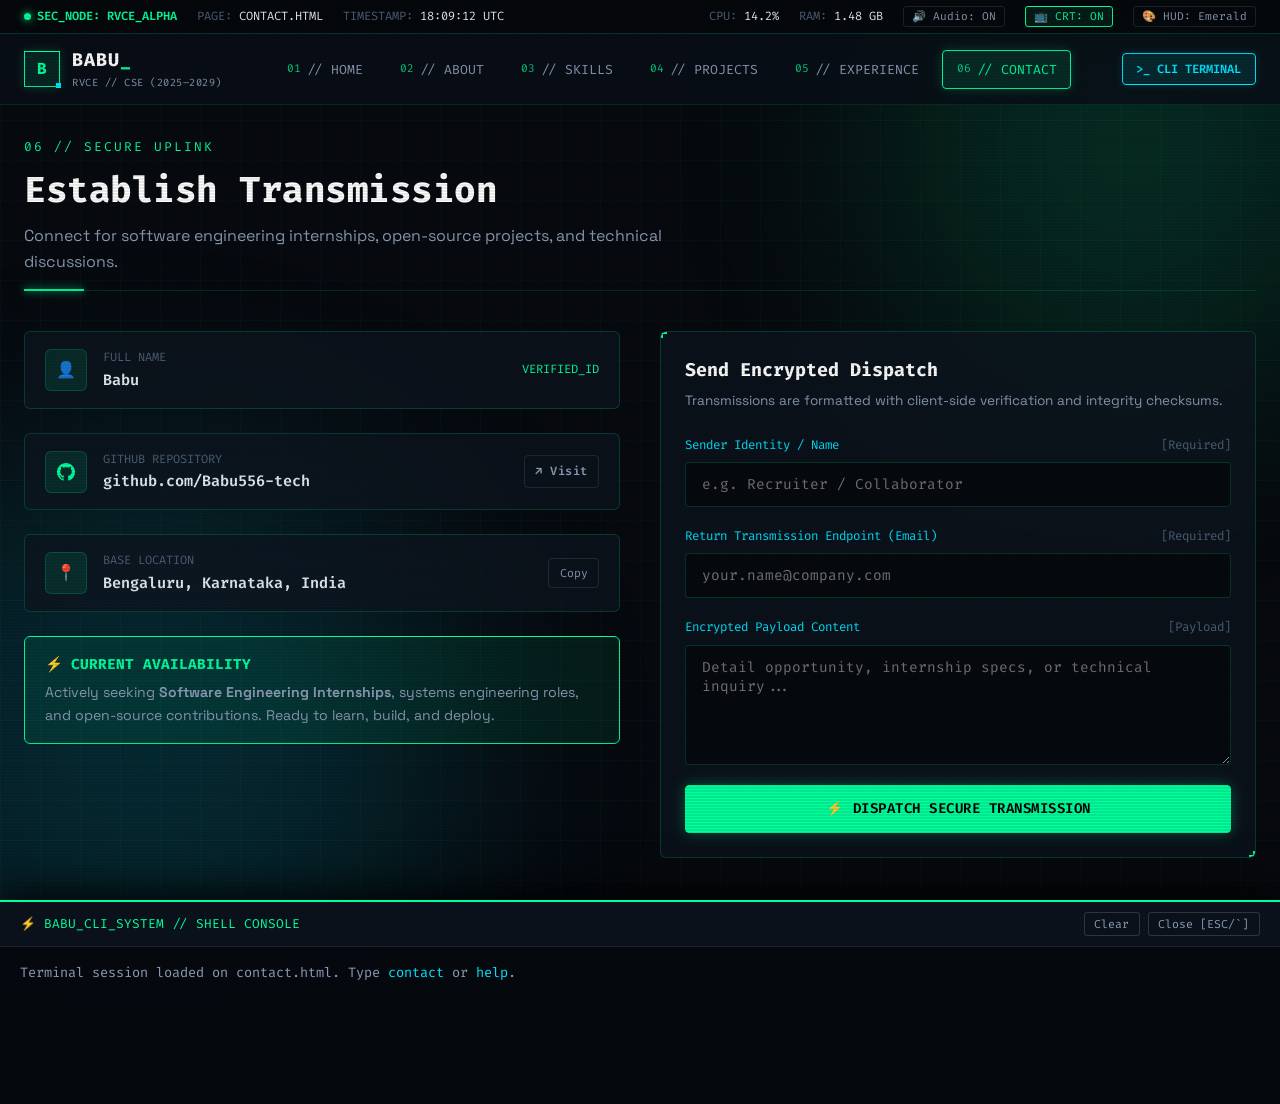
<file: contact.html>
<!DOCTYPE html>
<html lang="en">
<head>
  <meta charset="UTF-8">
  <meta name="viewport" content="width=device-width, initial-scale=1.0">
  <title>Contact // Babu - Systems & Security Software Engineer</title>
  <meta name="description" content="Contact Babu — RVCE Computer Science student, Software Engineer, Security Enthusiast in Bengaluru, India.">
  <link rel="stylesheet" href="css/style.css">
</head>
<body data-default-view="contact">
  <div class="cyber-grid-bg"></div>
  <div class="ambient-glow ambient-glow-1"></div>
  <div class="ambient-glow ambient-glow-2"></div>
  <div class="scanlines" id="scanlinesOverlay"></div>

  <header class="telemetry-bar">
    <div class="telemetry-left">
      <span class="status-indicator">SEC_NODE: RVCE_ALPHA</span>
      <span class="telemetry-tag">PAGE: <span>CONTACT.HTML</span></span>
      <span class="telemetry-tag">TIMESTAMP: <span id="utcClock">--:--:-- UTC</span></span>
    </div>
    <div class="telemetry-right">
      <span class="telemetry-tag">CPU: <span id="cpuMetric">14.2%</span></span>
      <span class="telemetry-tag">RAM: <span id="ramMetric">1.48 GB</span></span>
      <button class="tele-btn" id="audioToggleBtn">🔊 Audio: ON</button>
      <button class="tele-btn active" id="scanlineToggleBtn">📺 CRT: ON</button>
      <button class="tele-btn" id="themeToggleBtn">🎨 HUD: Emerald</button>
    </div>
  </header>

  <nav class="cyber-nav">
    <div class="nav-container">
      <a href="index.html#home" class="logo-area">
        <div class="logo-box">B</div>
        <div class="logo-text">
          <div class="logo-title">BABU<span class="cursor">_</span></div>
          <div class="logo-sub">RVCE // CSE (2025–2029)</div>
        </div>
      </a>

      <ul class="nav-menu" id="navMenu">
        <li><a href="index.html#home" class="nav-link"><span class="nav-idx">01</span>// HOME</a></li>
        <li><a href="about.html" class="nav-link"><span class="nav-idx">02</span>// ABOUT</a></li>
        <li><a href="skills.html" class="nav-link"><span class="nav-idx">03</span>// SKILLS</a></li>
        <li><a href="projects.html" class="nav-link"><span class="nav-idx">04</span>// PROJECTS</a></li>
        <li><a href="experience.html" class="nav-link"><span class="nav-idx">05</span>// EXPERIENCE</a></li>
        <li><a href="contact.html" class="nav-link active"><span class="nav-idx">06</span>// CONTACT</a></li>
      </ul>

      <div class="nav-actions">
        <button class="terminal-toggle-btn" id="terminalToggleBtn">&gt;_ CLI TERMINAL</button>
        <button class="mobile-menu-btn" id="mobileMenuBtn">☰</button>
      </div>
    </div>
  </nav>

  <main class="main-wrapper">
    <div class="section-header">
      <div class="section-pretitle">06 // SECURE UPLINK</div>
      <h1 class="section-title">Establish Transmission</h1>
      <p class="section-desc">Connect for software engineering internships, open-source projects, and technical discussions.</p>
    </div>

    <div class="contact-grid">
      <div class="contact-info-panel">
        <div class="contact-card-item">
          <div class="contact-item-left">
            <div class="contact-icon-box">👤</div>
            <div>
              <div class="contact-label">Full Name</div>
              <div class="contact-value">Babu</div>
            </div>
          </div>
          <span style="font-family:var(--font-mono); font-size:0.75rem; color:var(--accent-green);">VERIFIED_ID</span>
        </div>

        <div class="contact-card-item">
          <div class="contact-item-left">
            <div class="contact-icon-box">
              <svg width="18" height="18" fill="currentColor" viewBox="0 0 24 24"><path d="M12 0C5.37 0 0 5.37 0 12c0 5.31 3.435 9.795 8.205 11.385.6.105.825-.255.825-.57 0-.285-.015-1.23-.015-2.235-3.015.555-3.795-.735-4.035-1.41-.135-.345-.72-1.41-1.23-1.695-.42-.225-1.02-.78-.015-.795.945-.015 1.62.87 1.845 1.23 1.08 1.815 2.805 1.305 3.495.99.105-.78.42-1.305.765-1.605-2.67-.3-5.46-1.335-5.46-5.925 0-1.305.465-2.385 1.23-3.225-.12-.3-.54-1.53.12-3.18 0 0 1.005-.315 3.3 1.23.96-.27 1.98-.405 3-.405s2.04.135 3 .405c2.295-1.56 3.3-1.23 3.3-1.23.66 1.65.24 2.88.12 3.18.765.84 1.23 1.905 1.23 3.225 0 4.605-2.805 5.625-5.475 5.925.435.375.81 1.095.81 2.22 0 1.605-.015 2.895-.015 3.3 0 .315.225.69.825.57A12.02 12.02 0 0024 12c0-6.63-5.37-12-12-12z"/></svg>
            </div>
            <div>
              <div class="contact-label">GitHub Repository</div>
              <div class="contact-value">github.com/Babu556-tech</div>
            </div>
          </div>
          <a href="https://github.com/Babu556-tech" target="_blank" rel="noopener noreferrer" class="cyber-btn cyber-btn-ghost" style="padding:0.35rem 0.65rem; font-size:0.75rem;">↗ Visit</a>
        </div>

        <div class="contact-card-item">
          <div class="contact-item-left">
            <div class="contact-icon-box">📍</div>
            <div>
              <div class="contact-label">Base Location</div>
              <div class="contact-value">Bengaluru, Karnataka, India</div>
            </div>
          </div>
          <button class="copy-btn" data-copy="Bengaluru, India">Copy</button>
        </div>

        <div class="status-badge-open">
          <h4><span>⚡</span> CURRENT AVAILABILITY</h4>
          <p>
            Actively seeking <strong>Software Engineering Internships</strong>, systems engineering roles, and open-source contributions. Ready to learn, build, and deploy.
          </p>
        </div>
      </div>

      <div class="cyber-card">
        <div class="card-corner card-corner-tl"></div>
        <div class="card-corner card-corner-br"></div>
        <h3 style="font-family:var(--font-mono); font-size:1.15rem; color:var(--text-highlight); margin-bottom:0.25rem;">
          Send Encrypted Dispatch
        </h3>
        <p style="font-size:0.85rem; color:var(--text-secondary); margin-bottom:1.5rem;">
          Transmissions are formatted with client-side verification and integrity checksums.
        </p>

        <form id="transmissionForm" class="transmission-form">
          <div class="form-group">
            <label class="form-label" for="contactName">Sender Identity / Name <span>[Required]</span></label>
            <input type="text" id="contactName" placeholder="e.g. Recruiter / Collaborator" class="cyber-input" required>
          </div>

          <div class="form-group">
            <label class="form-label" for="contactEmail">Return Transmission Endpoint (Email) <span>[Required]</span></label>
            <input type="email" id="contactEmail" placeholder="your.name@company.com" class="cyber-input" required>
          </div>

          <div class="form-group">
            <label class="form-label" for="contactMessage">Encrypted Payload Content <span>[Payload]</span></label>
            <textarea id="contactMessage" placeholder="Detail opportunity, internship specs, or technical inquiry..." class="cyber-textarea" required></textarea>
          </div>

          <button type="submit" id="btnSubmitTransmission" class="cyber-btn cyber-btn-primary" style="justify-content:center; padding:0.85rem;">
            ⚡ DISPATCH SECURE TRANSMISSION
          </button>
        </form>
      </div>
    </div>
  </main>

  <aside class="terminal-drawer" id="terminalDrawer">
    <div class="terminal-header">
      <div class="term-title"><span>⚡</span> BABU_CLI_SYSTEM // SHELL CONSOLE</div>
      <div class="term-actions">
        <button class="term-btn" id="termClearBtn">Clear</button>
        <button class="term-btn" id="termCloseBtn">Close [ESC/`]</button>
      </div>
    </div>
    <div class="terminal-screen" id="terminalScreen">
      <div class="term-output green">Terminal session loaded on contact.html. Type <span class="cyan">contact</span> or <span class="cyan">help</span>.</div>
    </div>
    <div class="terminal-prompt-line">
      <span class="prompt-sym">&gt;</span>
      <span class="prompt-user">babu-node:~$</span>
      <input type="text" id="terminalInput" class="terminal-input" placeholder="Type a command..." autocomplete="off">
    </div>
  </aside>

  <footer class="cyber-footer">
    <div class="footer-container">
      <div class="footer-bottom">
        <div>System Node: RVCE-BLR-01 // Babu Portfolio</div>
        <div>GitHub: <a href="https://github.com/Babu556-tech" target="_blank" style="color:var(--accent-green); text-decoration:none;">@Babu556-tech</a></div>
      </div>
    </div>
  </footer>

  <script src="js/audio.js"></script>
  <script src="js/terminal.js"></script>
  <script src="js/app.js"></script>
</body>
</html>
</file>
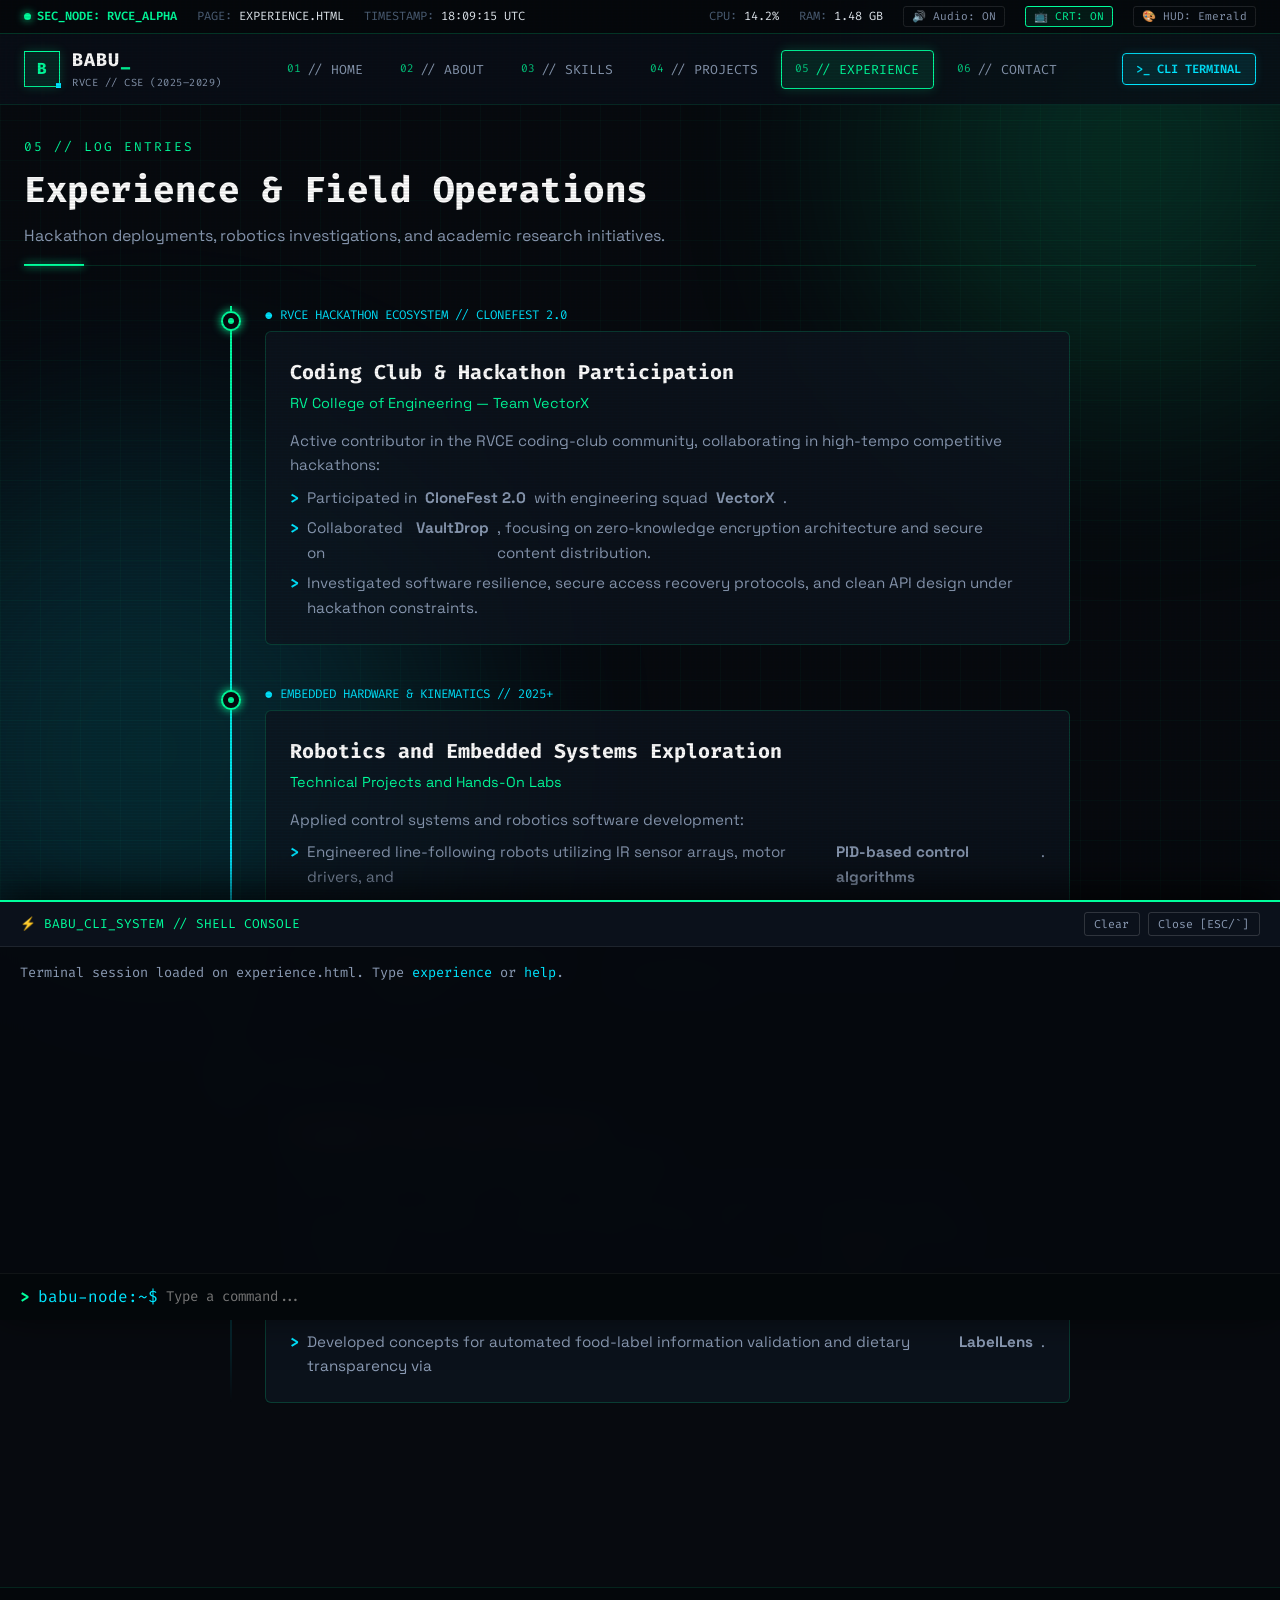
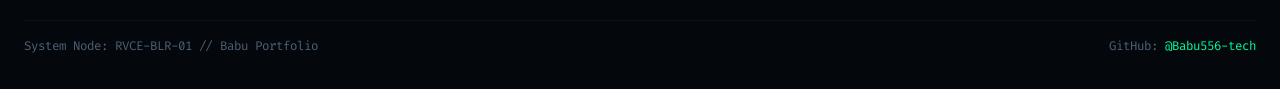
<file: experience.html>
<!DOCTYPE html>
<html lang="en">
<head>
  <meta charset="UTF-8">
  <meta name="viewport" content="width=device-width, initial-scale=1.0">
  <title>Experience // Babu - Systems & Security Software Engineer</title>
  <meta name="description" content="Experience and logs of Babu — RVCE Hackathons, CloneFest 2.0 with Team VectorX, Robotics, Academic Projects.">
  <link rel="stylesheet" href="css/style.css">
</head>
<body data-default-view="experience">
  <div class="cyber-grid-bg"></div>
  <div class="ambient-glow ambient-glow-1"></div>
  <div class="ambient-glow ambient-glow-2"></div>
  <div class="scanlines" id="scanlinesOverlay"></div>

  <header class="telemetry-bar">
    <div class="telemetry-left">
      <span class="status-indicator">SEC_NODE: RVCE_ALPHA</span>
      <span class="telemetry-tag">PAGE: <span>EXPERIENCE.HTML</span></span>
      <span class="telemetry-tag">TIMESTAMP: <span id="utcClock">--:--:-- UTC</span></span>
    </div>
    <div class="telemetry-right">
      <span class="telemetry-tag">CPU: <span id="cpuMetric">14.2%</span></span>
      <span class="telemetry-tag">RAM: <span id="ramMetric">1.48 GB</span></span>
      <button class="tele-btn" id="audioToggleBtn">🔊 Audio: ON</button>
      <button class="tele-btn active" id="scanlineToggleBtn">📺 CRT: ON</button>
      <button class="tele-btn" id="themeToggleBtn">🎨 HUD: Emerald</button>
    </div>
  </header>

  <nav class="cyber-nav">
    <div class="nav-container">
      <a href="index.html#home" class="logo-area">
        <div class="logo-box">B</div>
        <div class="logo-text">
          <div class="logo-title">BABU<span class="cursor">_</span></div>
          <div class="logo-sub">RVCE // CSE (2025–2029)</div>
        </div>
      </a>

      <ul class="nav-menu" id="navMenu">
        <li><a href="index.html#home" class="nav-link"><span class="nav-idx">01</span>// HOME</a></li>
        <li><a href="about.html" class="nav-link"><span class="nav-idx">02</span>// ABOUT</a></li>
        <li><a href="skills.html" class="nav-link"><span class="nav-idx">03</span>// SKILLS</a></li>
        <li><a href="projects.html" class="nav-link"><span class="nav-idx">04</span>// PROJECTS</a></li>
        <li><a href="experience.html" class="nav-link active"><span class="nav-idx">05</span>// EXPERIENCE</a></li>
        <li><a href="contact.html" class="nav-link"><span class="nav-idx">06</span>// CONTACT</a></li>
      </ul>

      <div class="nav-actions">
        <button class="terminal-toggle-btn" id="terminalToggleBtn">&gt;_ CLI TERMINAL</button>
        <button class="mobile-menu-btn" id="mobileMenuBtn">☰</button>
      </div>
    </div>
  </nav>

  <main class="main-wrapper">
    <div class="section-header">
      <div class="section-pretitle">05 // LOG ENTRIES</div>
      <h1 class="section-title">Experience & Field Operations</h1>
      <p class="section-desc">Hackathon deployments, robotics investigations, and academic research initiatives.</p>
    </div>

    <div class="timeline">
      <div class="timeline-item">
        <div class="timeline-node"></div>
        <div class="timeline-date"><span>●</span> RVCE HACKATHON ECOSYSTEM // CLONEFEST 2.0</div>
        <div class="cyber-card">
          <div class="timeline-title">Coding Club & Hackathon Participation</div>
          <div class="timeline-org">RV College of Engineering — Team VectorX</div>
          <div class="timeline-body">
            Active contributor in the RVCE coding-club community, collaborating in high-tempo competitive hackathons:
            <ul>
              <li>Participated in <strong>CloneFest 2.0</strong> with engineering squad <strong>VectorX</strong>.</li>
              <li>Collaborated on <strong>VaultDrop</strong>, focusing on zero-knowledge encryption architecture and secure content distribution.</li>
              <li>Investigated software resilience, secure access recovery protocols, and clean API design under hackathon constraints.</li>
            </ul>
          </div>
        </div>
      </div>

      <div class="timeline-item">
        <div class="timeline-node"></div>
        <div class="timeline-date"><span>●</span> EMBEDDED HARDWARE & KINEMATICS // 2025+</div>
        <div class="cyber-card">
          <div class="timeline-title">Robotics and Embedded Systems Exploration</div>
          <div class="timeline-org">Technical Projects and Hands-On Labs</div>
          <div class="timeline-body">
            Applied control systems and robotics software development:
            <ul>
              <li>Engineered line-following robots utilizing IR sensor arrays, motor drivers, and <strong>PID-based control algorithms</strong>.</li>
              <li>Prototyped sensor-driven electronics projects featuring ultrasonic distance sensors, servos, and signal detection circuits.</li>
              <li>Explored <strong>ROS 2 (Robot Operating System)</strong> and modern C++ for modular robotics node communication.</li>
            </ul>
          </div>
        </div>
      </div>

      <div class="timeline-item">
        <div class="timeline-node"></div>
        <div class="timeline-date"><span>●</span> ACADEMIC RESEARCH & COLLABORATIVE LABS</div>
        <div class="cyber-card">
          <div class="timeline-title">Academic and Team Projects</div>
          <div class="timeline-org">RVCE Design Thinking & Static Analysis Investigations</div>
          <div class="timeline-body">
            Multi-disciplinary academic initiatives addressing user accessibility and compiler tooling:
            <ul>
              <li>Conducted a healthcare accessibility design-thinking study informed by <strong>56 empirical survey responses</strong>.</li>
              <li>Explored compiler diagnostics and static analysis mechanisms via the <strong>Compiler Error Assistant</strong> project.</li>
              <li>Developed concepts for automated food-label information validation and dietary transparency via <strong>LabelLens</strong>.</li>
            </ul>
          </div>
        </div>
      </div>
    </div>
  </main>

  <aside class="terminal-drawer" id="terminalDrawer">
    <div class="terminal-header">
      <div class="term-title"><span>⚡</span> BABU_CLI_SYSTEM // SHELL CONSOLE</div>
      <div class="term-actions">
        <button class="term-btn" id="termClearBtn">Clear</button>
        <button class="term-btn" id="termCloseBtn">Close [ESC/`]</button>
      </div>
    </div>
    <div class="terminal-screen" id="terminalScreen">
      <div class="term-output green">Terminal session loaded on experience.html. Type <span class="cyan">experience</span> or <span class="cyan">help</span>.</div>
    </div>
    <div class="terminal-prompt-line">
      <span class="prompt-sym">&gt;</span>
      <span class="prompt-user">babu-node:~$</span>
      <input type="text" id="terminalInput" class="terminal-input" placeholder="Type a command..." autocomplete="off">
    </div>
  </aside>

  <footer class="cyber-footer">
    <div class="footer-container">
      <div class="footer-bottom">
        <div>System Node: RVCE-BLR-01 // Babu Portfolio</div>
        <div>GitHub: <a href="https://github.com/Babu556-tech" target="_blank" style="color:var(--accent-green); text-decoration:none;">@Babu556-tech</a></div>
      </div>
    </div>
  </footer>

  <script src="js/audio.js"></script>
  <script src="js/terminal.js"></script>
  <script src="js/app.js"></script>
</body>
</html>
</file>
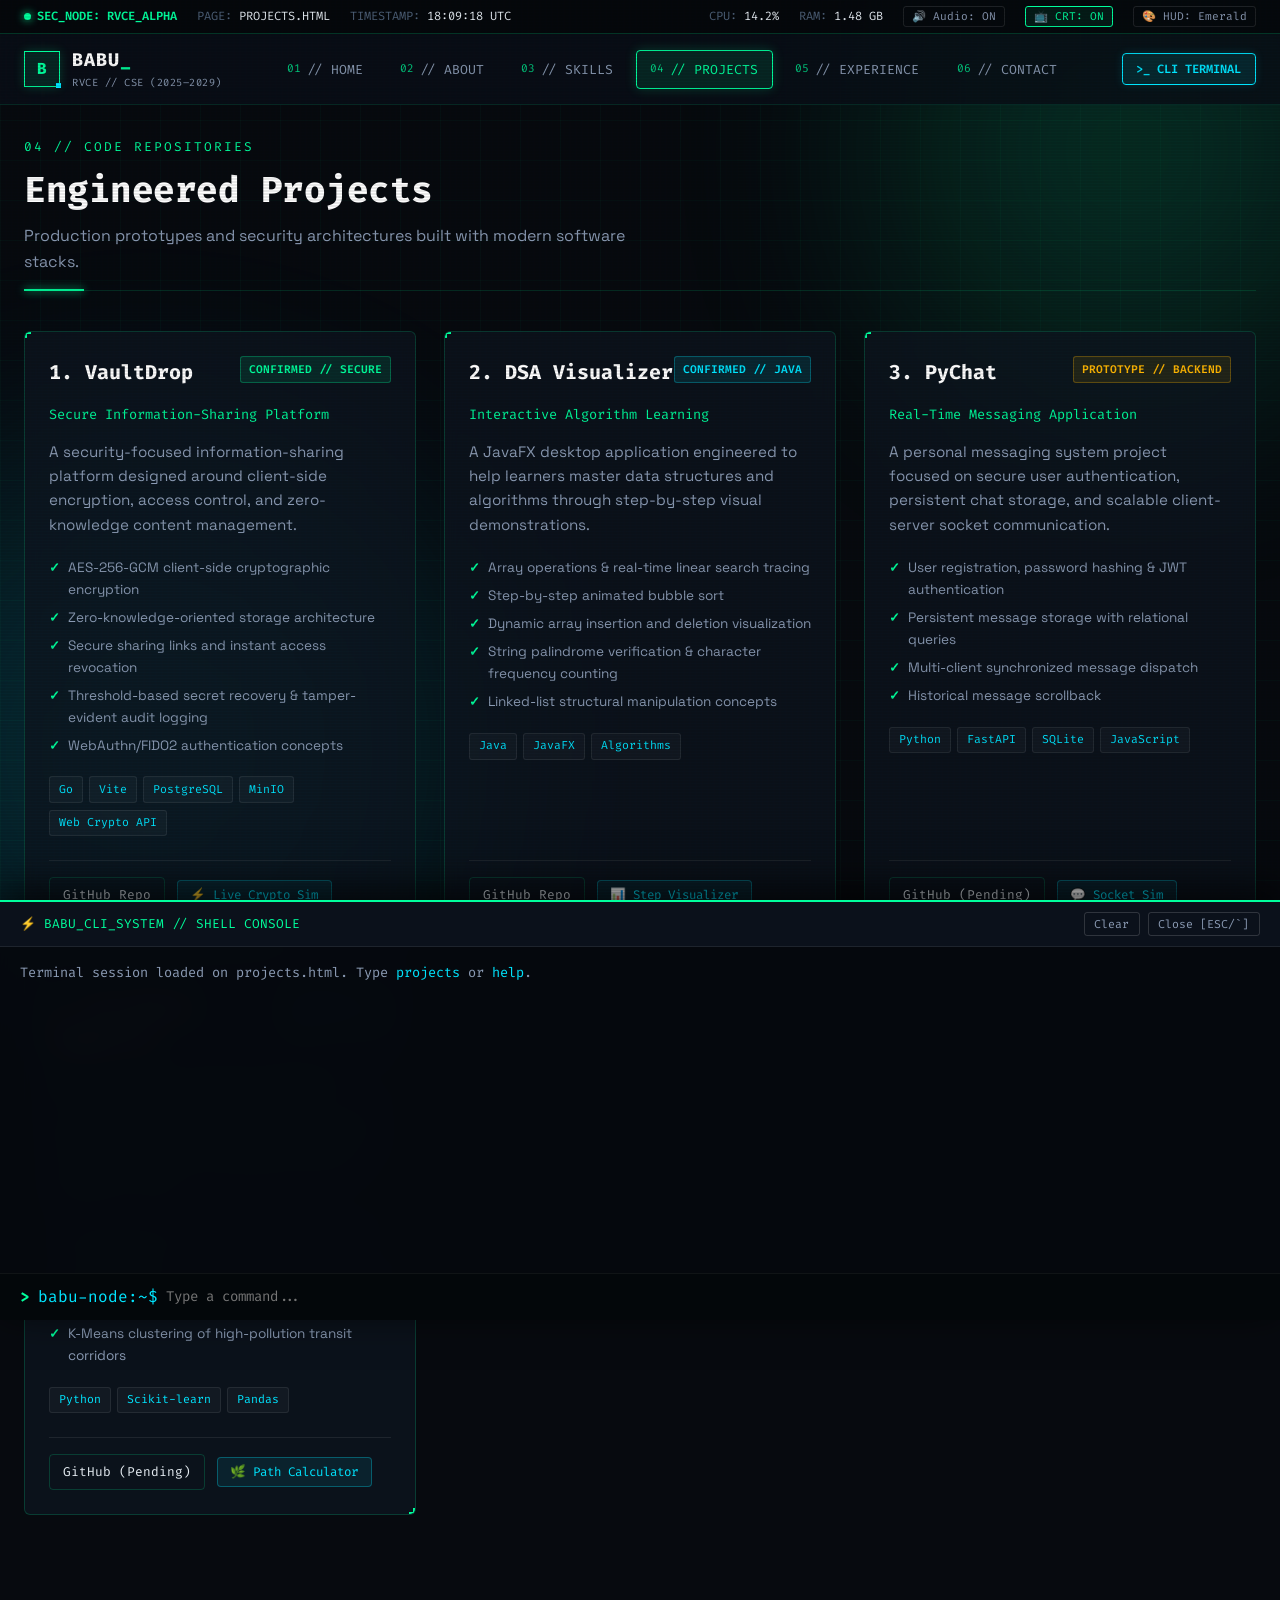
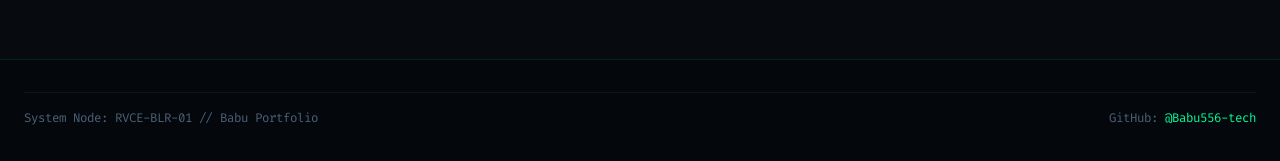
<file: projects.html>
<!DOCTYPE html>
<html lang="en">
<head>
  <meta charset="UTF-8">
  <meta name="viewport" content="width=device-width, initial-scale=1.0">
  <title>Projects // Babu - Systems & Security Software Engineer</title>
  <meta name="description" content="Projects by Babu — VaultDrop, DSA Visualizer, PyChat, Bangalore Eco-Route Suggester.">
  <link rel="stylesheet" href="css/style.css">
</head>
<body data-default-view="projects">
  <div class="cyber-grid-bg"></div>
  <div class="ambient-glow ambient-glow-1"></div>
  <div class="ambient-glow ambient-glow-2"></div>
  <div class="scanlines" id="scanlinesOverlay"></div>

  <header class="telemetry-bar">
    <div class="telemetry-left">
      <span class="status-indicator">SEC_NODE: RVCE_ALPHA</span>
      <span class="telemetry-tag">PAGE: <span>PROJECTS.HTML</span></span>
      <span class="telemetry-tag">TIMESTAMP: <span id="utcClock">--:--:-- UTC</span></span>
    </div>
    <div class="telemetry-right">
      <span class="telemetry-tag">CPU: <span id="cpuMetric">14.2%</span></span>
      <span class="telemetry-tag">RAM: <span id="ramMetric">1.48 GB</span></span>
      <button class="tele-btn" id="audioToggleBtn">🔊 Audio: ON</button>
      <button class="tele-btn active" id="scanlineToggleBtn">📺 CRT: ON</button>
      <button class="tele-btn" id="themeToggleBtn">🎨 HUD: Emerald</button>
    </div>
  </header>

  <nav class="cyber-nav">
    <div class="nav-container">
      <a href="index.html#home" class="logo-area">
        <div class="logo-box">B</div>
        <div class="logo-text">
          <div class="logo-title">BABU<span class="cursor">_</span></div>
          <div class="logo-sub">RVCE // CSE (2025–2029)</div>
        </div>
      </a>

      <ul class="nav-menu" id="navMenu">
        <li><a href="index.html#home" class="nav-link"><span class="nav-idx">01</span>// HOME</a></li>
        <li><a href="about.html" class="nav-link"><span class="nav-idx">02</span>// ABOUT</a></li>
        <li><a href="skills.html" class="nav-link"><span class="nav-idx">03</span>// SKILLS</a></li>
        <li><a href="projects.html" class="nav-link active"><span class="nav-idx">04</span>// PROJECTS</a></li>
        <li><a href="experience.html" class="nav-link"><span class="nav-idx">05</span>// EXPERIENCE</a></li>
        <li><a href="contact.html" class="nav-link"><span class="nav-idx">06</span>// CONTACT</a></li>
      </ul>

      <div class="nav-actions">
        <button class="terminal-toggle-btn" id="terminalToggleBtn">&gt;_ CLI TERMINAL</button>
        <button class="mobile-menu-btn" id="mobileMenuBtn">☰</button>
      </div>
    </div>
  </nav>

  <main class="main-wrapper">
    <div class="section-header">
      <div class="section-pretitle">04 // CODE REPOSITORIES</div>
      <h1 class="section-title">Engineered Projects</h1>
      <p class="section-desc">Production prototypes and security architectures built with modern software stacks.</p>
    </div>

    <div class="projects-grid">
      <!-- Project 1: VaultDrop -->
      <div class="cyber-card project-card">
        <div class="card-corner card-corner-tl"></div>
        <div class="card-corner card-corner-br"></div>
        <div>
          <div class="project-head">
            <div class="project-title">1. VaultDrop</div>
            <span class="project-status status-deployed">CONFIRMED // SECURE</span>
          </div>
          <div class="project-subtitle">Secure Information-Sharing Platform</div>
          <p class="project-summary">
            A security-focused information-sharing platform designed around client-side encryption, access control, and zero-knowledge content management.
          </p>
          <ul class="feature-bullets">
            <li>AES-256-GCM client-side cryptographic encryption</li>
            <li>Zero-knowledge-oriented storage architecture</li>
            <li>Secure sharing links and instant access revocation</li>
            <li>Threshold-based secret recovery & tamper-evident audit logging</li>
            <li>WebAuthn/FIDO2 authentication concepts</li>
          </ul>
          <div class="tech-stack-tags">
            <span class="tech-tag">Go</span>
            <span class="tech-tag">Vite</span>
            <span class="tech-tag">PostgreSQL</span>
            <span class="tech-tag">MinIO</span>
            <span class="tech-tag">Web Crypto API</span>
          </div>
        </div>
        <div class="project-actions">
          <a href="https://github.com/Babu556-tech/VaultDrop" target="_blank" rel="noopener noreferrer" class="repo-link">GitHub Repo</a>
          <button class="demo-trigger-btn" data-demo="vaultdrop">⚡ Live Crypto Sim</button>
        </div>
      </div>

      <!-- Project 2: DSA Visualizer -->
      <div class="cyber-card project-card">
        <div class="card-corner card-corner-tl"></div>
        <div class="card-corner card-corner-br"></div>
        <div>
          <div class="project-head">
            <div class="project-title">2. DSA Visualizer</div>
            <span class="project-status status-prototype">CONFIRMED // JAVA</span>
          </div>
          <div class="project-subtitle">Interactive Algorithm Learning</div>
          <p class="project-summary">
            A JavaFX desktop application engineered to help learners master data structures and algorithms through step-by-step visual demonstrations.
          </p>
          <ul class="feature-bullets">
            <li>Array operations & real-time linear search tracing</li>
            <li>Step-by-step animated bubble sort</li>
            <li>Dynamic array insertion and deletion visualization</li>
            <li>String palindrome verification & character frequency counting</li>
            <li>Linked-list structural manipulation concepts</li>
          </ul>
          <div class="tech-stack-tags">
            <span class="tech-tag">Java</span>
            <span class="tech-tag">JavaFX</span>
            <span class="tech-tag">Algorithms</span>
          </div>
        </div>
        <div class="project-actions">
          <a href="https://github.com/Babu556-tech/dsa-visualizer" target="_blank" rel="noopener noreferrer" class="repo-link">GitHub Repo</a>
          <button class="demo-trigger-btn" data-demo="dsa">📊 Step Visualizer</button>
        </div>
      </div>

      <!-- Project 3: PyChat -->
      <div class="cyber-card project-card">
        <div class="card-corner card-corner-tl"></div>
        <div class="card-corner card-corner-br"></div>
        <div>
          <div class="project-head">
            <div class="project-title">3. PyChat</div>
            <span class="project-status status-dev">PROTOTYPE // BACKEND</span>
          </div>
          <div class="project-subtitle">Real-Time Messaging Application</div>
          <p class="project-summary">
            A personal messaging system project focused on secure user authentication, persistent chat storage, and scalable client-server socket communication.
          </p>
          <ul class="feature-bullets">
            <li>User registration, password hashing & JWT authentication</li>
            <li>Persistent message storage with relational queries</li>
            <li>Multi-client synchronized message dispatch</li>
            <li>Historical message scrollback</li>
          </ul>
          <div class="tech-stack-tags">
            <span class="tech-tag">Python</span>
            <span class="tech-tag">FastAPI</span>
            <span class="tech-tag">SQLite</span>
            <span class="tech-tag">JavaScript</span>
          </div>
        </div>
        <div class="project-actions">
          <a href="https://github.com/Babu556-tech" target="_blank" rel="noopener noreferrer" class="repo-link">GitHub (Pending)</a>
          <button class="demo-trigger-btn" data-demo="pychat">💬 Socket Sim</button>
        </div>
      </div>

      <!-- Project 4: Bangalore Eco-Route Suggester -->
      <div class="cyber-card project-card">
        <div class="card-corner card-corner-tl"></div>
        <div class="card-corner card-corner-br"></div>
        <div>
          <div class="project-head">
            <div class="project-title">4. Eco-Route Suggester</div>
            <span class="project-status status-prototype">ACADEMIC // ML</span>
          </div>
          <div class="project-subtitle">Bangalore Traffic Pollution Modeling</div>
          <p class="project-summary">
            An academic prototype analyzing municipal traffic density and air-quality index metrics to recommend environmentally conscious navigation routes.
          </p>
          <ul class="feature-bullets">
            <li>Comprehensive traffic congestion & PM2.5 air-quality analysis</li>
            <li>Random Forest predictive modeling for emission exposure</li>
            <li>K-Means clustering of high-pollution transit corridors</li>
          </ul>
          <div class="tech-stack-tags">
            <span class="tech-tag">Python</span>
            <span class="tech-tag">Scikit-learn</span>
            <span class="tech-tag">Pandas</span>
          </div>
        </div>
        <div class="project-actions">
          <a href="https://github.com/Babu556-tech" target="_blank" rel="noopener noreferrer" class="repo-link">GitHub (Pending)</a>
          <button class="demo-trigger-btn" data-demo="ecoroute">🌿 Path Calculator</button>
        </div>
      </div>
    </div>
  </main>

  <div class="modal-overlay" id="demoModal">
    <div class="modal-window">
      <div class="modal-header">
        <div class="modal-title" id="modalTitle">Project Demonstration</div>
        <button class="modal-close-btn" id="modalCloseBtn">&times;</button>
      </div>
      <div class="modal-body" id="modalBody"></div>
    </div>
  </div>

  <aside class="terminal-drawer" id="terminalDrawer">
    <div class="terminal-header">
      <div class="term-title"><span>⚡</span> BABU_CLI_SYSTEM // SHELL CONSOLE</div>
      <div class="term-actions">
        <button class="term-btn" id="termClearBtn">Clear</button>
        <button class="term-btn" id="termCloseBtn">Close [ESC/`]</button>
      </div>
    </div>
    <div class="terminal-screen" id="terminalScreen">
      <div class="term-output green">Terminal session loaded on projects.html. Type <span class="cyan">projects</span> or <span class="cyan">help</span>.</div>
    </div>
    <div class="terminal-prompt-line">
      <span class="prompt-sym">&gt;</span>
      <span class="prompt-user">babu-node:~$</span>
      <input type="text" id="terminalInput" class="terminal-input" placeholder="Type a command..." autocomplete="off">
    </div>
  </aside>

  <footer class="cyber-footer">
    <div class="footer-container">
      <div class="footer-bottom">
        <div>System Node: RVCE-BLR-01 // Babu Portfolio</div>
        <div>GitHub: <a href="https://github.com/Babu556-tech" target="_blank" style="color:var(--accent-green); text-decoration:none;">@Babu556-tech</a></div>
      </div>
    </div>
  </footer>

  <script src="js/audio.js"></script>
  <script src="js/terminal.js"></script>
  <script src="js/app.js"></script>
</body>
</html>
</file>
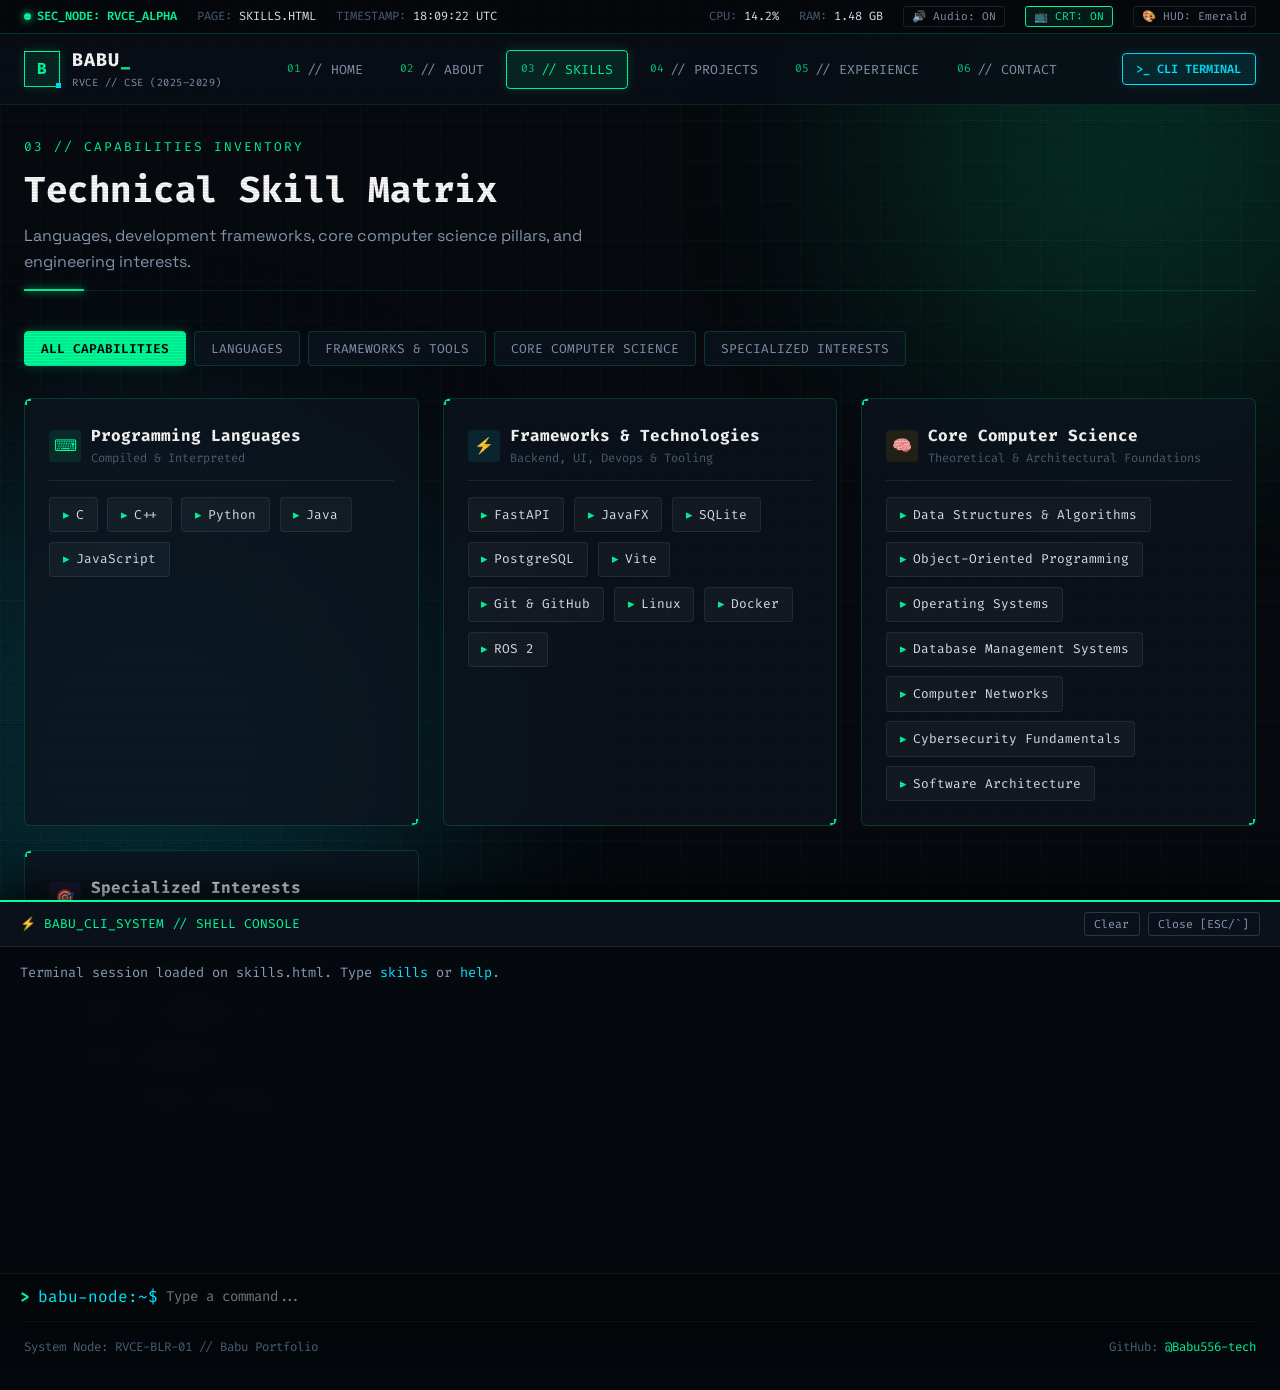
<file: skills.html>
<!DOCTYPE html>
<html lang="en">
<head>
  <meta charset="UTF-8">
  <meta name="viewport" content="width=device-width, initial-scale=1.0">
  <title>Skills // Babu - Systems & Security Software Engineer</title>
  <meta name="description" content="Technical Skills of Babu — C, C++, Python, Java, FastAPI, Linux, Docker, ROS 2, DSA, Cybersecurity.">
  <link rel="stylesheet" href="css/style.css">
</head>
<body data-default-view="skills">
  <div class="cyber-grid-bg"></div>
  <div class="ambient-glow ambient-glow-1"></div>
  <div class="ambient-glow ambient-glow-2"></div>
  <div class="scanlines" id="scanlinesOverlay"></div>

  <header class="telemetry-bar">
    <div class="telemetry-left">
      <span class="status-indicator">SEC_NODE: RVCE_ALPHA</span>
      <span class="telemetry-tag">PAGE: <span>SKILLS.HTML</span></span>
      <span class="telemetry-tag">TIMESTAMP: <span id="utcClock">--:--:-- UTC</span></span>
    </div>
    <div class="telemetry-right">
      <span class="telemetry-tag">CPU: <span id="cpuMetric">14.2%</span></span>
      <span class="telemetry-tag">RAM: <span id="ramMetric">1.48 GB</span></span>
      <button class="tele-btn" id="audioToggleBtn">🔊 Audio: ON</button>
      <button class="tele-btn active" id="scanlineToggleBtn">📺 CRT: ON</button>
      <button class="tele-btn" id="themeToggleBtn">🎨 HUD: Emerald</button>
    </div>
  </header>

  <nav class="cyber-nav">
    <div class="nav-container">
      <a href="index.html#home" class="logo-area">
        <div class="logo-box">B</div>
        <div class="logo-text">
          <div class="logo-title">BABU<span class="cursor">_</span></div>
          <div class="logo-sub">RVCE // CSE (2025–2029)</div>
        </div>
      </a>

      <ul class="nav-menu" id="navMenu">
        <li><a href="index.html#home" class="nav-link"><span class="nav-idx">01</span>// HOME</a></li>
        <li><a href="about.html" class="nav-link"><span class="nav-idx">02</span>// ABOUT</a></li>
        <li><a href="skills.html" class="nav-link active"><span class="nav-idx">03</span>// SKILLS</a></li>
        <li><a href="projects.html" class="nav-link"><span class="nav-idx">04</span>// PROJECTS</a></li>
        <li><a href="experience.html" class="nav-link"><span class="nav-idx">05</span>// EXPERIENCE</a></li>
        <li><a href="contact.html" class="nav-link"><span class="nav-idx">06</span>// CONTACT</a></li>
      </ul>

      <div class="nav-actions">
        <button class="terminal-toggle-btn" id="terminalToggleBtn">&gt;_ CLI TERMINAL</button>
        <button class="mobile-menu-btn" id="mobileMenuBtn">☰</button>
      </div>
    </div>
  </nav>

  <main class="main-wrapper">
    <div class="section-header">
      <div class="section-pretitle">03 // CAPABILITIES INVENTORY</div>
      <h1 class="section-title">Technical Skill Matrix</h1>
      <p class="section-desc">Languages, development frameworks, core computer science pillars, and engineering interests.</p>
    </div>

    <div class="skills-filter-bar">
      <button class="filter-btn active" data-filter="all">ALL CAPABILITIES</button>
      <button class="filter-btn" data-filter="languages">LANGUAGES</button>
      <button class="filter-btn" data-filter="frameworks">FRAMEWORKS & TOOLS</button>
      <button class="filter-btn" data-filter="cs-core">CORE COMPUTER SCIENCE</button>
      <button class="filter-btn" data-filter="interests">SPECIALIZED INTERESTS</button>
    </div>

    <div class="skills-bento-grid">
      <div class="cyber-card skill-category-card" data-category="languages">
        <div class="card-corner card-corner-tl"></div>
        <div class="card-corner card-corner-br"></div>
        <div class="skill-cat-head">
          <div class="skill-icon">⌨</div>
          <div>
            <div class="skill-cat-title">Programming Languages</div>
            <div style="font-size:0.75rem; color:var(--text-muted); font-family:var(--font-mono);">Compiled & Interpreted</div>
          </div>
        </div>
        <div class="skill-chips">
          <span class="skill-chip">C</span>
          <span class="skill-chip">C++</span>
          <span class="skill-chip">Python</span>
          <span class="skill-chip">Java</span>
          <span class="skill-chip">JavaScript</span>
        </div>
      </div>

      <div class="cyber-card skill-category-card" data-category="frameworks">
        <div class="card-corner card-corner-tl"></div>
        <div class="card-corner card-corner-br"></div>
        <div class="skill-cat-head">
          <div class="skill-icon cyan">⚡</div>
          <div>
            <div class="skill-cat-title">Frameworks & Technologies</div>
            <div style="font-size:0.75rem; color:var(--text-muted); font-family:var(--font-mono);">Backend, UI, Devops & Tooling</div>
          </div>
        </div>
        <div class="skill-chips">
          <span class="skill-chip">FastAPI</span>
          <span class="skill-chip">JavaFX</span>
          <span class="skill-chip">SQLite</span>
          <span class="skill-chip">PostgreSQL</span>
          <span class="skill-chip">Vite</span>
          <span class="skill-chip">Git & GitHub</span>
          <span class="skill-chip">Linux</span>
          <span class="skill-chip">Docker</span>
          <span class="skill-chip">ROS 2</span>
        </div>
      </div>

      <div class="cyber-card skill-category-card" data-category="cs-core">
        <div class="card-corner card-corner-tl"></div>
        <div class="card-corner card-corner-br"></div>
        <div class="skill-cat-head">
          <div class="skill-icon amber">🧠</div>
          <div>
            <div class="skill-cat-title">Core Computer Science</div>
            <div style="font-size:0.75rem; color:var(--text-muted); font-family:var(--font-mono);">Theoretical & Architectural Foundations</div>
          </div>
        </div>
        <div class="skill-chips">
          <span class="skill-chip">Data Structures & Algorithms</span>
          <span class="skill-chip">Object-Oriented Programming</span>
          <span class="skill-chip">Operating Systems</span>
          <span class="skill-chip">Database Management Systems</span>
          <span class="skill-chip">Computer Networks</span>
          <span class="skill-chip">Cybersecurity Fundamentals</span>
          <span class="skill-chip">Software Architecture</span>
        </div>
      </div>

      <div class="cyber-card skill-category-card" data-category="interests">
        <div class="card-corner card-corner-tl"></div>
        <div class="card-corner card-corner-br"></div>
        <div class="skill-cat-head">
          <div class="skill-icon purple">🎯</div>
          <div>
            <div class="skill-cat-title">Specialized Interests</div>
            <div style="font-size:0.75rem; color:var(--text-muted); font-family:var(--font-mono);">Applied Research & Exploration</div>
          </div>
        </div>
        <div class="skill-chips">
          <span class="skill-chip">Machine Learning</span>
          <span class="skill-chip">Robotics & Embedded Systems</span>
          <span class="skill-chip">Reverse Engineering</span>
          <span class="skill-chip">Secure Software Development</span>
        </div>
      </div>
    </div>
  </main>

  <aside class="terminal-drawer" id="terminalDrawer">
    <div class="terminal-header">
      <div class="term-title"><span>⚡</span> BABU_CLI_SYSTEM // SHELL CONSOLE</div>
      <div class="term-actions">
        <button class="term-btn" id="termClearBtn">Clear</button>
        <button class="term-btn" id="termCloseBtn">Close [ESC/`]</button>
      </div>
    </div>
    <div class="terminal-screen" id="terminalScreen">
      <div class="term-output green">Terminal session loaded on skills.html. Type <span class="cyan">skills</span> or <span class="cyan">help</span>.</div>
    </div>
    <div class="terminal-prompt-line">
      <span class="prompt-sym">&gt;</span>
      <span class="prompt-user">babu-node:~$</span>
      <input type="text" id="terminalInput" class="terminal-input" placeholder="Type a command..." autocomplete="off">
    </div>
  </aside>

  <footer class="cyber-footer">
    <div class="footer-container">
      <div class="footer-bottom">
        <div>System Node: RVCE-BLR-01 // Babu Portfolio</div>
        <div>GitHub: <a href="https://github.com/Babu556-tech" target="_blank" style="color:var(--accent-green); text-decoration:none;">@Babu556-tech</a></div>
      </div>
    </div>
  </footer>

  <script src="js/audio.js"></script>
  <script src="js/terminal.js"></script>
  <script src="js/app.js"></script>
</body>
</html>
</file>
<file: css/style.css>
/* =====================================================================
   CYBER HUD / HACKER MODERN DESIGN SYSTEM
   Babu Portfolio — RV College of Engineering
   ===================================================================== */

@import url('https://fonts.googleapis.com/css2?family=Fira+Code:wght@300;400;500;600;700&family=Space+Grotesk:wght@300;400;500;600;700&display=swap');

:root {
  --bg-primary: #070a0f;
  --bg-secondary: #0c121a;
  --bg-card: rgba(14, 22, 33, 0.75);
  --bg-card-hover: rgba(20, 32, 48, 0.9);
  --bg-glass: rgba(10, 16, 24, 0.85);

  --border-color: rgba(0, 255, 157, 0.18);
  --border-focus: rgba(0, 255, 157, 0.65);
  --border-cyan: rgba(0, 229, 255, 0.25);
  --border-amber: rgba(255, 183, 3, 0.3);

  --accent-green: #00ff9d;
  --accent-green-dim: #00a86b;
  --accent-green-glow: rgba(0, 255, 157, 0.25);

  --accent-cyan: #00e5ff;
  --accent-cyan-glow: rgba(0, 229, 255, 0.25);

  --accent-amber: #ffb703;
  --accent-purple: #a855f7;
  --accent-red: #ff3366;

  --text-primary: #e6edf3;
  --text-secondary: #8b9bb4;
  --text-muted: #4e6178;
  --text-highlight: #ffffff;

  --font-mono: 'Fira Code', monospace, Consolas;
  --font-sans: 'Space Grotesk', -apple-system, BlinkMacSystemFont, sans-serif;

  --transition-fast: 0.15s ease;
  --transition-normal: 0.25s ease;
  --transition-smooth: 0.4s cubic-bezier(0.16, 1, 0.3, 1);

  --scanline-opacity: 0.35;
  --container-max: 1280px;
}

/* Light / High-Contrast hacker theme */
body.alt-theme {
  --bg-primary: #05080c;
  --accent-green: #00e5ff;
  --accent-green-glow: rgba(0, 229, 255, 0.3);
  --border-color: rgba(0, 229, 255, 0.25);
}

/* Base Reset */
*, *::before, *::after {
  box-sizing: border-box;
  margin: 0;
  padding: 0;
}

html {
  scroll-behavior: smooth;
  font-size: 16px;
}

body {
  background-color: var(--bg-primary);
  color: var(--text-primary);
  font-family: var(--font-sans);
  line-height: 1.6;
  min-height: 100vh;
  position: relative;
  overflow-x: hidden;
  selection-background-color: var(--accent-green);
  selection-color: #000;
}

::selection {
  background: var(--accent-green);
  color: #000000;
}

/* Custom Scrollbar */
::-webkit-scrollbar {
  width: 6px;
  height: 6px;
}
::-webkit-scrollbar-track {
  background: var(--bg-primary);
}
::-webkit-scrollbar-thumb {
  background: var(--border-color);
  border-radius: 3px;
}
::-webkit-scrollbar-thumb:hover {
  background: var(--accent-green);
}

/* Background Grids & Ambient Glow */
.cyber-grid-bg {
  position: fixed;
  top: 0;
  left: 0;
  width: 100vw;
  height: 100vh;
  background-image: 
    linear-gradient(to right, rgba(0, 255, 157, 0.03) 1px, transparent 1px),
    linear-gradient(to bottom, rgba(0, 255, 157, 0.03) 1px, transparent 1px);
  background-size: 40px 40px;
  pointer-events: none;
  z-index: 0;
}

.ambient-glow {
  position: fixed;
  pointer-events: none;
  z-index: 0;
  filter: blur(120px);
  border-radius: 50%;
  opacity: 0.15;
}
.ambient-glow-1 {
  width: 500px;
  height: 500px;
  background: var(--accent-green);
  top: -100px;
  right: -100px;
}
.ambient-glow-2 {
  width: 600px;
  height: 600px;
  background: var(--accent-cyan);
  bottom: -150px;
  left: -150px;
}

/* Scanlines Overlay */
.scanlines {
  position: fixed;
  top: 0;
  left: 0;
  width: 100%;
  height: 100%;
  pointer-events: none;
  background: linear-gradient(
    rgba(18, 16, 16, 0) 50%, 
    rgba(0, 0, 0, 0.25) 50%
  ), linear-gradient(
    90deg,
    rgba(255, 0, 0, 0.02),
    rgba(0, 255, 0, 0.01),
    rgba(0, 0, 255, 0.02)
  );
  background-size: 100% 3px, 6px 100%;
  z-index: 998;
  opacity: var(--scanline-opacity);
  transition: opacity var(--transition-normal);
}
.scanlines.off {
  display: none;
}

/* Top Telemetry / Status Bar */
.telemetry-bar {
  position: relative;
  z-index: 100;
  background: rgba(6, 9, 13, 0.95);
  border-bottom: 1px solid var(--border-color);
  font-family: var(--font-mono);
  font-size: 0.75rem;
  padding: 6px 1.5rem;
  display: flex;
  justify-content: space-between;
  align-items: center;
  color: var(--text-secondary);
  backdrop-filter: blur(8px);
}

.telemetry-left, .telemetry-right {
  display: flex;
  align-items: center;
  gap: 1.25rem;
}

.status-indicator {
  display: inline-flex;
  align-items: center;
  gap: 6px;
  color: var(--accent-green);
  font-weight: 600;
}
.status-indicator::before {
  content: '';
  width: 7px;
  height: 7px;
  border-radius: 50%;
  background-color: var(--accent-green);
  box-shadow: 0 0 8px var(--accent-green);
  animation: pulse-green 2s infinite;
}

@keyframes pulse-green {
  0%, 100% { opacity: 1; transform: scale(1); }
  50% { opacity: 0.4; transform: scale(0.85); }
}

.telemetry-tag {
  color: var(--text-muted);
}
.telemetry-tag span {
  color: var(--text-primary);
}

/* Quick Control Buttons */
.tele-btn {
  background: transparent;
  border: 1px solid rgba(255, 255, 255, 0.1);
  color: var(--text-secondary);
  font-family: var(--font-mono);
  font-size: 0.7rem;
  padding: 2px 8px;
  border-radius: 3px;
  cursor: pointer;
  transition: all var(--transition-fast);
  display: inline-flex;
  align-items: center;
  gap: 4px;
}
.tele-btn:hover, .tele-btn.active {
  border-color: var(--accent-green);
  color: var(--accent-green);
  background: rgba(0, 255, 157, 0.08);
}

/* Main Navigation */
.cyber-nav {
  position: sticky;
  top: 0;
  z-index: 99;
  background: var(--bg-glass);
  backdrop-filter: blur(12px);
  border-bottom: 1px solid rgba(0, 255, 157, 0.12);
  padding: 0.75rem 1.5rem;
  transition: all var(--transition-normal);
}

.nav-container {
  max-width: var(--container-max);
  margin: 0 auto;
  display: flex;
  justify-content: space-between;
  align-items: center;
}

.logo-area {
  display: flex;
  align-items: center;
  gap: 0.75rem;
  text-decoration: none;
  cursor: pointer;
}

.logo-box {
  width: 36px;
  height: 36px;
  background: rgba(0, 255, 157, 0.1);
  border: 1px solid var(--accent-green);
  display: flex;
  align-items: center;
  justify-content: center;
  font-family: var(--font-mono);
  font-weight: 700;
  color: var(--accent-green);
  position: relative;
  box-shadow: 0 0 10px rgba(0, 255, 157, 0.2);
}
.logo-box::after {
  content: '';
  position: absolute;
  bottom: -2px;
  right: -2px;
  width: 5px;
  height: 5px;
  background: var(--accent-cyan);
}

.logo-text {
  display: flex;
  flex-direction: column;
}
.logo-title {
  font-family: var(--font-mono);
  font-weight: 700;
  font-size: 1.15rem;
  letter-spacing: 1px;
  color: var(--text-highlight);
}
.logo-title .cursor {
  color: var(--accent-green);
  animation: blink 1s infinite;
}
@keyframes blink {
  0%, 49% { opacity: 1; }
  50%, 100% { opacity: 0; }
}
.logo-sub {
  font-family: var(--font-mono);
  font-size: 0.65rem;
  color: var(--text-secondary);
  letter-spacing: 0.5px;
}

/* Nav Links */
.nav-menu {
  display: flex;
  list-style: none;
  gap: 0.5rem;
}

.nav-link {
  font-family: var(--font-mono);
  font-size: 0.82rem;
  text-decoration: none;
  color: var(--text-secondary);
  padding: 0.5rem 0.85rem;
  border-radius: 4px;
  position: relative;
  display: flex;
  align-items: center;
  gap: 6px;
  border: 1px solid transparent;
  transition: all var(--transition-fast);
}

.nav-link .nav-idx {
  color: var(--accent-green);
  font-size: 0.7rem;
  opacity: 0.8;
}

.nav-link:hover {
  color: var(--text-highlight);
  background: rgba(0, 255, 157, 0.05);
  border-color: rgba(0, 255, 157, 0.3);
}

.nav-link.active {
  color: var(--accent-green);
  background: rgba(0, 255, 157, 0.1);
  border-color: var(--accent-green);
  box-shadow: 0 0 12px rgba(0, 255, 157, 0.2);
}

.nav-actions {
  display: flex;
  align-items: center;
  gap: 0.75rem;
}

/* Terminal Toggle Trigger Button */
.terminal-toggle-btn {
  background: rgba(0, 229, 255, 0.1);
  border: 1px solid var(--accent-cyan);
  color: var(--accent-cyan);
  font-family: var(--font-mono);
  font-size: 0.75rem;
  font-weight: 600;
  padding: 0.45rem 0.85rem;
  border-radius: 4px;
  cursor: pointer;
  display: flex;
  align-items: center;
  gap: 6px;
  transition: all var(--transition-fast);
  box-shadow: 0 0 8px rgba(0, 229, 255, 0.15);
}
.terminal-toggle-btn:hover {
  background: var(--accent-cyan);
  color: #000;
  box-shadow: 0 0 16px rgba(0, 229, 255, 0.4);
}

.mobile-menu-btn {
  display: none;
  background: transparent;
  border: 1px solid var(--border-color);
  color: var(--accent-green);
  font-size: 1.25rem;
  padding: 0.35rem 0.65rem;
  cursor: pointer;
}

/* Layout container */
.main-wrapper {
  max-width: var(--container-max);
  margin: 0 auto;
  padding: 2rem 1.5rem 5rem 1.5rem;
  position: relative;
  z-index: 1;
}

/* Page Section View */
.view-section {
  display: none;
  animation: fadeIn 0.35s ease;
}
.view-section.active {
  display: block;
}

@keyframes fadeIn {
  from { opacity: 0; transform: translateY(8px); }
  to { opacity: 1; transform: translateY(0); }
}

/* Section Header Component */
.section-header {
  margin-bottom: 2.5rem;
  border-bottom: 1px solid rgba(0, 255, 157, 0.15);
  padding-bottom: 1rem;
  position: relative;
}
.section-header::after {
  content: '';
  position: absolute;
  bottom: -1px;
  left: 0;
  width: 60px;
  height: 2px;
  background: var(--accent-green);
  box-shadow: 0 0 8px var(--accent-green);
}
.section-pretitle {
  font-family: var(--font-mono);
  font-size: 0.8rem;
  color: var(--accent-green);
  text-transform: uppercase;
  letter-spacing: 2px;
  display: flex;
  align-items: center;
  gap: 8px;
  margin-bottom: 0.25rem;
}
.section-title {
  font-family: var(--font-mono);
  font-size: 2.25rem;
  font-weight: 700;
  color: var(--text-highlight);
  letter-spacing: -0.5px;
}
.section-desc {
  color: var(--text-secondary);
  font-size: 1rem;
  margin-top: 0.25rem;
  max-width: 650px;
}

/* Cyber Cards */
.cyber-card {
  background: var(--bg-card);
  border: 1px solid var(--border-color);
  border-radius: 6px;
  padding: 1.5rem;
  position: relative;
  backdrop-filter: blur(8px);
  transition: all var(--transition-normal);
  overflow: hidden;
}
.cyber-card::before {
  content: '';
  position: absolute;
  top: 0;
  left: 0;
  width: 100%;
  height: 2px;
  background: linear-gradient(90deg, transparent, var(--accent-green), transparent);
  opacity: 0;
  transition: opacity var(--transition-normal);
}
.cyber-card:hover {
  background: var(--bg-card-hover);
  border-color: var(--border-focus);
  box-shadow: 0 8px 28px rgba(0, 0, 0, 0.4), 0 0 15px rgba(0, 255, 157, 0.1);
  transform: translateY(-2px);
}
.cyber-card:hover::before {
  opacity: 1;
}

.card-corner {
  position: absolute;
  width: 6px;
  height: 6px;
  border-color: var(--accent-green);
}
.card-corner-tl { top: 0; left: 0; border-top: 2px solid var(--accent-green); border-left: 2px solid var(--accent-green); }
.card-corner-br { bottom: 0; right: 0; border-bottom: 2px solid var(--accent-green); border-right: 2px solid var(--accent-green); }

/* HERO / HOME VIEW */
.hero-grid {
  display: grid;
  grid-template-columns: 1.15fr 0.85fr;
  gap: 2rem;
  align-items: center;
  min-height: 72vh;
}

.hero-tagline {
  display: inline-flex;
  align-items: center;
  gap: 8px;
  background: rgba(0, 255, 157, 0.08);
  border: 1px solid var(--border-color);
  padding: 0.35rem 0.8rem;
  border-radius: 4px;
  font-family: var(--font-mono);
  font-size: 0.8rem;
  color: var(--accent-green);
  margin-bottom: 1.25rem;
}

.hero-title {
  font-size: 3.5rem;
  font-weight: 800;
  line-height: 1.1;
  color: var(--text-highlight);
  margin-bottom: 1rem;
}
.hero-title .name-highlight {
  color: var(--accent-green);
  text-shadow: 0 0 20px rgba(0, 255, 157, 0.35);
  display: inline-block;
}

.hero-subtitle {
  font-family: var(--font-mono);
  font-size: 1.15rem;
  color: var(--accent-cyan);
  margin-bottom: 1.25rem;
  display: flex;
  align-items: center;
  gap: 8px;
}
.hero-subtitle::before {
  content: '>';
  color: var(--accent-green);
  font-weight: 700;
}

.hero-bio {
  font-size: 1.05rem;
  color: var(--text-secondary);
  line-height: 1.7;
  margin-bottom: 2rem;
}

.hero-badges {
  display: flex;
  flex-wrap: wrap;
  gap: 0.6rem;
  margin-bottom: 2.25rem;
}
.hero-badge {
  background: rgba(14, 22, 33, 0.9);
  border: 1px solid rgba(255, 255, 255, 0.08);
  padding: 0.3rem 0.75rem;
  border-radius: 4px;
  font-family: var(--font-mono);
  font-size: 0.78rem;
  color: var(--text-primary);
  display: flex;
  align-items: center;
  gap: 6px;
}
.hero-badge svg {
  color: var(--accent-green);
}

.hero-cta {
  display: flex;
  flex-wrap: wrap;
  gap: 1rem;
}

/* Primary Cyber Button */
.cyber-btn {
  font-family: var(--font-mono);
  font-size: 0.88rem;
  font-weight: 600;
  padding: 0.75rem 1.4rem;
  border-radius: 4px;
  cursor: pointer;
  text-decoration: none;
  display: inline-flex;
  align-items: center;
  gap: 8px;
  transition: all var(--transition-fast);
  position: relative;
  letter-spacing: 0.5px;
}

.cyber-btn-primary {
  background: var(--accent-green);
  color: #000;
  border: 1px solid var(--accent-green);
  box-shadow: 0 0 15px rgba(0, 255, 157, 0.3);
}
.cyber-btn-primary:hover {
  background: #33ffb1;
  box-shadow: 0 0 25px rgba(0, 255, 157, 0.5);
  transform: translateY(-2px);
}

.cyber-btn-secondary {
  background: rgba(14, 22, 33, 0.8);
  color: var(--text-primary);
  border: 1px solid var(--border-color);
}
.cyber-btn-secondary:hover {
  border-color: var(--accent-cyan);
  color: var(--accent-cyan);
  background: rgba(0, 229, 255, 0.08);
  box-shadow: 0 0 15px rgba(0, 229, 255, 0.2);
  transform: translateY(-2px);
}

.cyber-btn-ghost {
  background: transparent;
  color: var(--text-secondary);
  border: 1px solid rgba(255, 255, 255, 0.1);
}
.cyber-btn-ghost:hover {
  border-color: var(--text-primary);
  color: var(--text-highlight);
}

/* Hero Terminal Box on Right */
.hero-telemetry-box {
  background: rgba(8, 12, 18, 0.95);
  border: 1px solid var(--border-color);
  border-radius: 8px;
  overflow: hidden;
  box-shadow: 0 12px 35px rgba(0, 0, 0, 0.6), 0 0 20px rgba(0, 255, 157, 0.1);
}

.telemetry-box-head {
  background: rgba(15, 24, 36, 0.9);
  padding: 0.65rem 1rem;
  border-bottom: 1px solid rgba(255, 255, 255, 0.08);
  display: flex;
  justify-content: space-between;
  align-items: center;
}
.window-dots {
  display: flex;
  gap: 6px;
}
.window-dot {
  width: 10px;
  height: 10px;
  border-radius: 50%;
}
.dot-red { background: #ff5f56; }
.dot-yellow { background: #ffbd2e; }
.dot-green { background: #27c93f; }

.box-title {
  font-family: var(--font-mono);
  font-size: 0.72rem;
  color: var(--text-secondary);
  letter-spacing: 1px;
}

.telemetry-box-body {
  padding: 1.25rem;
  font-family: var(--font-mono);
  font-size: 0.82rem;
}

.code-stream {
  display: flex;
  flex-direction: column;
  gap: 0.5rem;
}
.code-line {
  display: flex;
  gap: 0.75rem;
}
.code-line .line-num {
  color: var(--text-muted);
  user-select: none;
  min-width: 20px;
}
.code-line .line-content {
  color: var(--text-secondary);
}
.code-line .key { color: var(--accent-cyan); }
.code-line .str { color: var(--accent-green); }
.code-line .val { color: var(--accent-amber); }
.code-line .comment { color: var(--text-muted); font-style: italic; }

.live-metrics-grid {
  display: grid;
  grid-template-columns: repeat(2, 1fr);
  gap: 0.75rem;
  margin-top: 1.25rem;
  padding-top: 1rem;
  border-top: 1px dashed rgba(255, 255, 255, 0.1);
}

.metric-cell {
  background: rgba(255, 255, 255, 0.02);
  border: 1px solid rgba(255, 255, 255, 0.05);
  border-radius: 4px;
  padding: 0.65rem;
}
.metric-name {
  font-size: 0.68rem;
  color: var(--text-muted);
  text-transform: uppercase;
}
.metric-value {
  font-size: 1rem;
  font-weight: 700;
  color: var(--accent-green);
  display: flex;
  align-items: baseline;
  gap: 4px;
}
.metric-value small {
  font-size: 0.65rem;
  color: var(--text-secondary);
  font-weight: 400;
}

/* ABOUT SECTION */
.about-grid {
  display: grid;
  grid-template-columns: 1.2fr 0.8fr;
  gap: 2rem;
}

.about-narrative {
  display: flex;
  flex-direction: column;
  gap: 1.25rem;
  font-size: 1.05rem;
  color: var(--text-secondary);
}
.about-narrative p strong {
  color: var(--accent-green);
  font-weight: 600;
}

.cyber-callout {
  background: rgba(0, 255, 157, 0.04);
  border-left: 3px solid var(--accent-green);
  padding: 1rem 1.25rem;
  border-radius: 0 4px 4px 0;
  font-family: var(--font-mono);
  font-size: 0.9rem;
  color: var(--text-primary);
  margin-top: 0.5rem;
}

.about-specs {
  display: flex;
  flex-direction: column;
  gap: 1.25rem;
}

.spec-list {
  display: flex;
  flex-direction: column;
  gap: 0.75rem;
}

.spec-item {
  display: flex;
  justify-content: space-between;
  align-items: center;
  padding: 0.65rem 0.85rem;
  background: rgba(255, 255, 255, 0.02);
  border: 1px solid rgba(255, 255, 255, 0.05);
  border-radius: 4px;
  font-family: var(--font-mono);
  font-size: 0.85rem;
}
.spec-key {
  color: var(--text-muted);
  display: flex;
  align-items: center;
  gap: 6px;
}
.spec-val {
  color: var(--accent-cyan);
  font-weight: 600;
}

/* SKILLS SECTION */
.skills-filter-bar {
  display: flex;
  flex-wrap: wrap;
  gap: 0.5rem;
  margin-bottom: 2rem;
}

.filter-btn {
  background: var(--bg-card);
  border: 1px solid var(--border-color);
  color: var(--text-secondary);
  font-family: var(--font-mono);
  font-size: 0.8rem;
  padding: 0.5rem 1rem;
  border-radius: 4px;
  cursor: pointer;
  transition: all var(--transition-fast);
}
.filter-btn:hover {
  border-color: var(--accent-green);
  color: var(--text-primary);
}
.filter-btn.active {
  background: var(--accent-green);
  color: #000;
  border-color: var(--accent-green);
  font-weight: 600;
  box-shadow: 0 0 12px rgba(0, 255, 157, 0.25);
}

.skills-bento-grid {
  display: grid;
  grid-template-columns: repeat(auto-fit, minmax(320px, 1fr));
  gap: 1.5rem;
}

.skill-category-card {
  display: flex;
  flex-direction: column;
  gap: 1rem;
}

.skill-cat-head {
  display: flex;
  align-items: center;
  gap: 10px;
  border-bottom: 1px solid rgba(255, 255, 255, 0.08);
  padding-bottom: 0.75rem;
}

.skill-icon {
  width: 32px;
  height: 32px;
  border-radius: 4px;
  background: rgba(0, 255, 157, 0.1);
  color: var(--accent-green);
  display: flex;
  align-items: center;
  justify-content: center;
  font-size: 1rem;
}
.skill-icon.cyan { background: rgba(0, 229, 255, 0.1); color: var(--accent-cyan); }
.skill-icon.amber { background: rgba(255, 183, 3, 0.1); color: var(--accent-amber); }
.skill-icon.purple { background: rgba(168, 85, 247, 0.1); color: var(--accent-purple); }

.skill-cat-title {
  font-family: var(--font-mono);
  font-size: 1rem;
  font-weight: 700;
  color: var(--text-highlight);
}

.skill-chips {
  display: flex;
  flex-wrap: wrap;
  gap: 0.6rem;
}

.skill-chip {
  background: rgba(255, 255, 255, 0.04);
  border: 1px solid rgba(255, 255, 255, 0.08);
  padding: 0.4rem 0.8rem;
  border-radius: 4px;
  font-family: var(--font-mono);
  font-size: 0.8rem;
  color: var(--text-primary);
  display: flex;
  align-items: center;
  gap: 6px;
  transition: all var(--transition-fast);
}
.skill-chip::before {
  content: '▸';
  color: var(--accent-green);
}
.skill-chip:hover {
  background: rgba(0, 255, 157, 0.08);
  border-color: var(--accent-green);
  color: var(--accent-green);
  transform: translateY(-2px);
}

/* PROJECTS SECTION */
.projects-grid {
  display: grid;
  grid-template-columns: repeat(auto-fit, minmax(360px, 1fr));
  gap: 1.75rem;
}

.project-card {
  display: flex;
  flex-direction: column;
  justify-content: space-between;
  height: 100%;
}

.project-head {
  display: flex;
  justify-content: space-between;
  align-items: flex-start;
  margin-bottom: 0.75rem;
}

.project-status {
  font-family: var(--font-mono);
  font-size: 0.7rem;
  padding: 0.2rem 0.5rem;
  border-radius: 3px;
  text-transform: uppercase;
  font-weight: 600;
}
.status-deployed {
  background: rgba(0, 255, 157, 0.1);
  color: var(--accent-green);
  border: 1px solid rgba(0, 255, 157, 0.3);
}
.status-prototype {
  background: rgba(0, 229, 255, 0.1);
  color: var(--accent-cyan);
  border: 1px solid rgba(0, 229, 255, 0.3);
}
.status-dev {
  background: rgba(255, 183, 3, 0.1);
  color: var(--accent-amber);
  border: 1px solid rgba(255, 183, 3, 0.3);
}

.project-title {
  font-family: var(--font-mono);
  font-size: 1.25rem;
  font-weight: 700;
  color: var(--text-highlight);
  margin-bottom: 0.25rem;
}
.project-subtitle {
  font-size: 0.85rem;
  color: var(--accent-green);
  font-family: var(--font-mono);
  margin-bottom: 0.85rem;
}

.project-summary {
  font-size: 0.95rem;
  color: var(--text-secondary);
  line-height: 1.6;
  margin-bottom: 1.25rem;
}

.feature-bullets {
  list-style: none;
  display: flex;
  flex-direction: column;
  gap: 0.4rem;
  margin-bottom: 1.25rem;
}
.feature-bullets li {
  font-size: 0.85rem;
  color: var(--text-secondary);
  display: flex;
  align-items: baseline;
  gap: 8px;
}
.feature-bullets li::before {
  content: '✓';
  color: var(--accent-green);
  font-weight: 700;
  font-size: 0.8rem;
}

.tech-stack-tags {
  display: flex;
  flex-wrap: wrap;
  gap: 0.4rem;
  margin-bottom: 1.5rem;
}
.tech-tag {
  background: rgba(255, 255, 255, 0.03);
  border: 1px solid rgba(255, 255, 255, 0.08);
  font-family: var(--font-mono);
  font-size: 0.72rem;
  padding: 0.2rem 0.55rem;
  border-radius: 3px;
  color: var(--accent-cyan);
}

.project-actions {
  display: flex;
  gap: 0.75rem;
  align-items: center;
  padding-top: 1rem;
  border-top: 1px solid rgba(255, 255, 255, 0.08);
}

.repo-link {
  font-family: var(--font-mono);
  font-size: 0.8rem;
  color: var(--text-primary);
  text-decoration: none;
  display: inline-flex;
  align-items: center;
  gap: 6px;
  padding: 0.4rem 0.8rem;
  border: 1px solid var(--border-color);
  border-radius: 4px;
  transition: all var(--transition-fast);
}
.repo-link:hover {
  background: rgba(0, 255, 157, 0.1);
  border-color: var(--accent-green);
  color: var(--accent-green);
}

.demo-trigger-btn {
  font-family: var(--font-mono);
  font-size: 0.78rem;
  color: var(--accent-cyan);
  background: rgba(0, 229, 255, 0.08);
  border: 1px solid rgba(0, 229, 255, 0.3);
  padding: 0.4rem 0.8rem;
  border-radius: 4px;
  cursor: pointer;
  display: inline-flex;
  align-items: center;
  gap: 6px;
  transition: all var(--transition-fast);
}
.demo-trigger-btn:hover {
  background: var(--accent-cyan);
  color: #000;
  box-shadow: 0 0 10px rgba(0, 229, 255, 0.3);
}

/* EXPERIENCE / LOGS SECTION */
.timeline {
  position: relative;
  max-width: 860px;
  margin: 0 auto;
}
.timeline::before {
  content: '';
  position: absolute;
  top: 0;
  bottom: 0;
  left: 20px;
  width: 2px;
  background: linear-gradient(180deg, var(--accent-green), var(--accent-cyan), transparent);
}

.timeline-item {
  position: relative;
  padding-left: 55px;
  margin-bottom: 2.5rem;
}

.timeline-node {
  position: absolute;
  left: 11px;
  top: 5px;
  width: 20px;
  height: 20px;
  border-radius: 50%;
  background: var(--bg-primary);
  border: 2px solid var(--accent-green);
  box-shadow: 0 0 10px var(--accent-green);
  display: flex;
  align-items: center;
  justify-content: center;
}
.timeline-node::after {
  content: '';
  width: 6px;
  height: 6px;
  border-radius: 50%;
  background: var(--accent-green);
}

.timeline-date {
  font-family: var(--font-mono);
  font-size: 0.78rem;
  color: var(--accent-cyan);
  margin-bottom: 0.35rem;
  display: flex;
  align-items: center;
  gap: 8px;
}

.timeline-title {
  font-family: var(--font-mono);
  font-size: 1.25rem;
  color: var(--text-highlight);
  font-weight: 700;
  margin-bottom: 0.25rem;
}

.timeline-org {
  font-size: 0.9rem;
  color: var(--accent-green);
  margin-bottom: 0.85rem;
}

.timeline-body {
  color: var(--text-secondary);
  font-size: 0.95rem;
  line-height: 1.6;
}
.timeline-body ul {
  list-style: none;
  margin-top: 0.5rem;
  display: flex;
  flex-direction: column;
  gap: 0.4rem;
}
.timeline-body ul li {
  display: flex;
  align-items: baseline;
  gap: 8px;
}
.timeline-body ul li::before {
  content: '>';
  color: var(--accent-cyan);
  font-family: var(--font-mono);
  font-weight: 700;
}

/* CONTACT / TRANSMISSION VIEW */
.contact-grid {
  display: grid;
  grid-template-columns: 1fr 1fr;
  gap: 2.5rem;
}

.contact-info-panel {
  display: flex;
  flex-direction: column;
  gap: 1.5rem;
}

.contact-card-item {
  display: flex;
  align-items: center;
  justify-content: space-between;
  padding: 1rem 1.25rem;
  background: var(--bg-card);
  border: 1px solid var(--border-color);
  border-radius: 6px;
  transition: all var(--transition-normal);
}
.contact-card-item:hover {
  border-color: var(--accent-green);
  transform: translateX(4px);
}

.contact-item-left {
  display: flex;
  align-items: center;
  gap: 1rem;
}
.contact-icon-box {
  width: 42px;
  height: 42px;
  background: rgba(0, 255, 157, 0.1);
  border: 1px solid var(--border-color);
  border-radius: 6px;
  display: flex;
  align-items: center;
  justify-content: center;
  color: var(--accent-green);
}
.contact-label {
  font-family: var(--font-mono);
  font-size: 0.75rem;
  color: var(--text-muted);
  text-transform: uppercase;
}
.contact-value {
  font-family: var(--font-mono);
  font-size: 0.95rem;
  color: var(--text-primary);
  font-weight: 600;
}

.copy-btn {
  background: transparent;
  border: 1px solid rgba(255, 255, 255, 0.1);
  color: var(--text-secondary);
  font-family: var(--font-mono);
  font-size: 0.72rem;
  padding: 0.4rem 0.65rem;
  border-radius: 4px;
  cursor: pointer;
  transition: all var(--transition-fast);
}
.copy-btn:hover {
  border-color: var(--accent-green);
  color: var(--accent-green);
}

.status-badge-open {
  background: rgba(0, 255, 157, 0.08);
  border: 1px solid var(--accent-green);
  border-radius: 6px;
  padding: 1rem 1.25rem;
}
.status-badge-open h4 {
  font-family: var(--font-mono);
  color: var(--accent-green);
  font-size: 0.9rem;
  margin-bottom: 0.35rem;
  display: flex;
  align-items: center;
  gap: 8px;
}
.status-badge-open p {
  font-size: 0.88rem;
  color: var(--text-secondary);
}

/* Transmission Form */
.transmission-form {
  display: flex;
  flex-direction: column;
  gap: 1.25rem;
}

.form-group {
  display: flex;
  flex-direction: column;
  gap: 0.4rem;
}
.form-label {
  font-family: var(--font-mono);
  font-size: 0.78rem;
  color: var(--accent-cyan);
  display: flex;
  justify-content: space-between;
}
.form-label span {
  color: var(--text-muted);
}

.cyber-input, .cyber-textarea {
  background: rgba(6, 10, 15, 0.9);
  border: 1px solid var(--border-color);
  border-radius: 4px;
  padding: 0.75rem 1rem;
  font-family: var(--font-mono);
  font-size: 0.9rem;
  color: var(--text-highlight);
  outline: none;
  transition: all var(--transition-fast);
}
.cyber-input:focus, .cyber-textarea:focus {
  border-color: var(--accent-green);
  box-shadow: 0 0 12px rgba(0, 255, 157, 0.25);
  background: rgba(8, 14, 22, 0.95);
}
.cyber-textarea {
  resize: vertical;
  min-height: 120px;
}

/* INTERACTIVE TERMINAL DRAWER (QUAKE STYLE) */
.terminal-drawer {
  position: fixed;
  bottom: 0;
  left: 0;
  width: 100%;
  height: 420px;
  background: rgba(6, 9, 14, 0.97);
  backdrop-filter: blur(16px);
  border-top: 2px solid var(--accent-green);
  z-index: 1000;
  box-shadow: 0 -10px 40px rgba(0, 0, 0, 0.8);
  transform: translateY(100%);
  transition: transform var(--transition-smooth);
  display: flex;
  flex-direction: column;
  font-family: var(--font-mono);
}
.terminal-drawer.open {
  transform: translateY(0);
}

.terminal-header {
  background: rgba(12, 18, 28, 0.95);
  border-bottom: 1px solid rgba(255, 255, 255, 0.08);
  padding: 0.65rem 1.25rem;
  display: flex;
  justify-content: space-between;
  align-items: center;
}

.term-title {
  font-size: 0.8rem;
  color: var(--accent-green);
  display: flex;
  align-items: center;
  gap: 8px;
}
.term-actions {
  display: flex;
  gap: 0.5rem;
}
.term-btn {
  background: transparent;
  border: 1px solid rgba(255, 255, 255, 0.15);
  color: var(--text-secondary);
  font-family: var(--font-mono);
  font-size: 0.72rem;
  padding: 0.2rem 0.6rem;
  border-radius: 3px;
  cursor: pointer;
}
.term-btn:hover {
  color: #fff;
  border-color: #fff;
}

.terminal-screen {
  flex: 1;
  padding: 1rem 1.25rem;
  overflow-y: auto;
  font-size: 0.85rem;
  display: flex;
  flex-direction: column;
  gap: 0.4rem;
}

.term-output {
  color: var(--text-secondary);
  white-space: pre-wrap;
  line-height: 1.5;
}
.term-output .green { color: var(--accent-green); }
.term-output .cyan { color: var(--accent-cyan); }
.term-output .amber { color: var(--accent-amber); }
.term-output .err { color: var(--accent-red); }

.terminal-prompt-line {
  display: flex;
  align-items: center;
  gap: 8px;
  padding: 0.65rem 1.25rem;
  border-top: 1px solid rgba(255, 255, 255, 0.05);
  background: rgba(4, 7, 10, 0.9);
}

.prompt-sym {
  color: var(--accent-green);
  font-weight: 700;
}
.prompt-user {
  color: var(--accent-cyan);
}

.terminal-input {
  flex: 1;
  background: transparent;
  border: none;
  outline: none;
  font-family: var(--font-mono);
  font-size: 0.88rem;
  color: var(--text-highlight);
}

/* INTERACTIVE DEMO MODAL */
.modal-overlay {
  position: fixed;
  top: 0;
  left: 0;
  width: 100vw;
  height: 100vh;
  background: rgba(3, 5, 8, 0.85);
  backdrop-filter: blur(8px);
  z-index: 1050;
  display: none;
  align-items: center;
  justify-content: center;
  padding: 1.5rem;
}
.modal-overlay.active {
  display: flex;
}

.modal-window {
  width: 100%;
  max-width: 680px;
  background: var(--bg-secondary);
  border: 1px solid var(--border-focus);
  box-shadow: 0 10px 40px rgba(0, 0, 0, 0.8), 0 0 25px rgba(0, 255, 157, 0.2);
  border-radius: 8px;
  overflow: hidden;
  animation: modalPop 0.25s ease;
}

@keyframes modalPop {
  from { opacity: 0; transform: scale(0.95); }
  to { opacity: 1; transform: scale(1); }
}

.modal-header {
  background: rgba(14, 22, 33, 0.95);
  border-bottom: 1px solid rgba(255, 255, 255, 0.08);
  padding: 0.85rem 1.25rem;
  display: flex;
  justify-content: space-between;
  align-items: center;
}
.modal-title {
  font-family: var(--font-mono);
  font-size: 0.95rem;
  color: var(--accent-green);
  display: flex;
  align-items: center;
  gap: 8px;
}
.modal-close-btn {
  background: transparent;
  border: none;
  color: var(--text-secondary);
  font-size: 1.2rem;
  cursor: pointer;
  padding: 0.2rem;
}
.modal-close-btn:hover {
  color: var(--accent-red);
}

.modal-body {
  padding: 1.5rem;
  font-family: var(--font-mono);
}

/* Footer */
.cyber-footer {
  border-top: 1px solid rgba(0, 255, 157, 0.12);
  background: rgba(5, 8, 12, 0.95);
  padding: 2rem 1.5rem;
  margin-top: 4rem;
  position: relative;
  z-index: 10;
}
.footer-container {
  max-width: var(--container-max);
  margin: 0 auto;
  display: flex;
  flex-direction: column;
  gap: 1.5rem;
}
.footer-top {
  display: flex;
  justify-content: space-between;
  align-items: center;
  flex-wrap: wrap;
  gap: 1rem;
}
.footer-bottom {
  display: flex;
  justify-content: space-between;
  align-items: center;
  flex-wrap: wrap;
  gap: 1rem;
  font-size: 0.78rem;
  color: var(--text-muted);
  border-top: 1px solid rgba(255, 255, 255, 0.05);
  padding-top: 1rem;
  font-family: var(--font-mono);
}

/* Notification Toast */
.cyber-toast {
  position: fixed;
  bottom: 2rem;
  right: 2rem;
  background: rgba(12, 18, 28, 0.95);
  border: 1px solid var(--accent-green);
  box-shadow: 0 0 20px rgba(0, 255, 157, 0.3);
  padding: 0.85rem 1.25rem;
  border-radius: 6px;
  font-family: var(--font-mono);
  font-size: 0.85rem;
  color: var(--text-highlight);
  z-index: 1200;
  display: flex;
  align-items: center;
  gap: 10px;
  transform: translateY(100px);
  opacity: 0;
  transition: all 0.3s ease;
}
.cyber-toast.show {
  transform: translateY(0);
  opacity: 1;
}

/* Responsive adjustments */
@media (max-width: 900px) {
  .hero-grid, .about-grid, .contact-grid {
    grid-template-columns: 1fr;
  }
  .hero-title {
    font-size: 2.75rem;
  }
  .telemetry-bar {
    font-size: 0.68rem;
    padding: 6px 1rem;
  }
  .telemetry-left span:nth-child(2),
  .telemetry-right span:nth-child(2) {
    display: none;
  }
  .nav-menu {
    display: none;
    position: absolute;
    top: 100%;
    left: 0;
    width: 100%;
    background: var(--bg-secondary);
    border-bottom: 1px solid var(--border-color);
    flex-direction: column;
    padding: 1rem;
  }
  .nav-menu.open {
    display: flex;
  }
  .mobile-menu-btn {
    display: block;
  }
}
</file>
